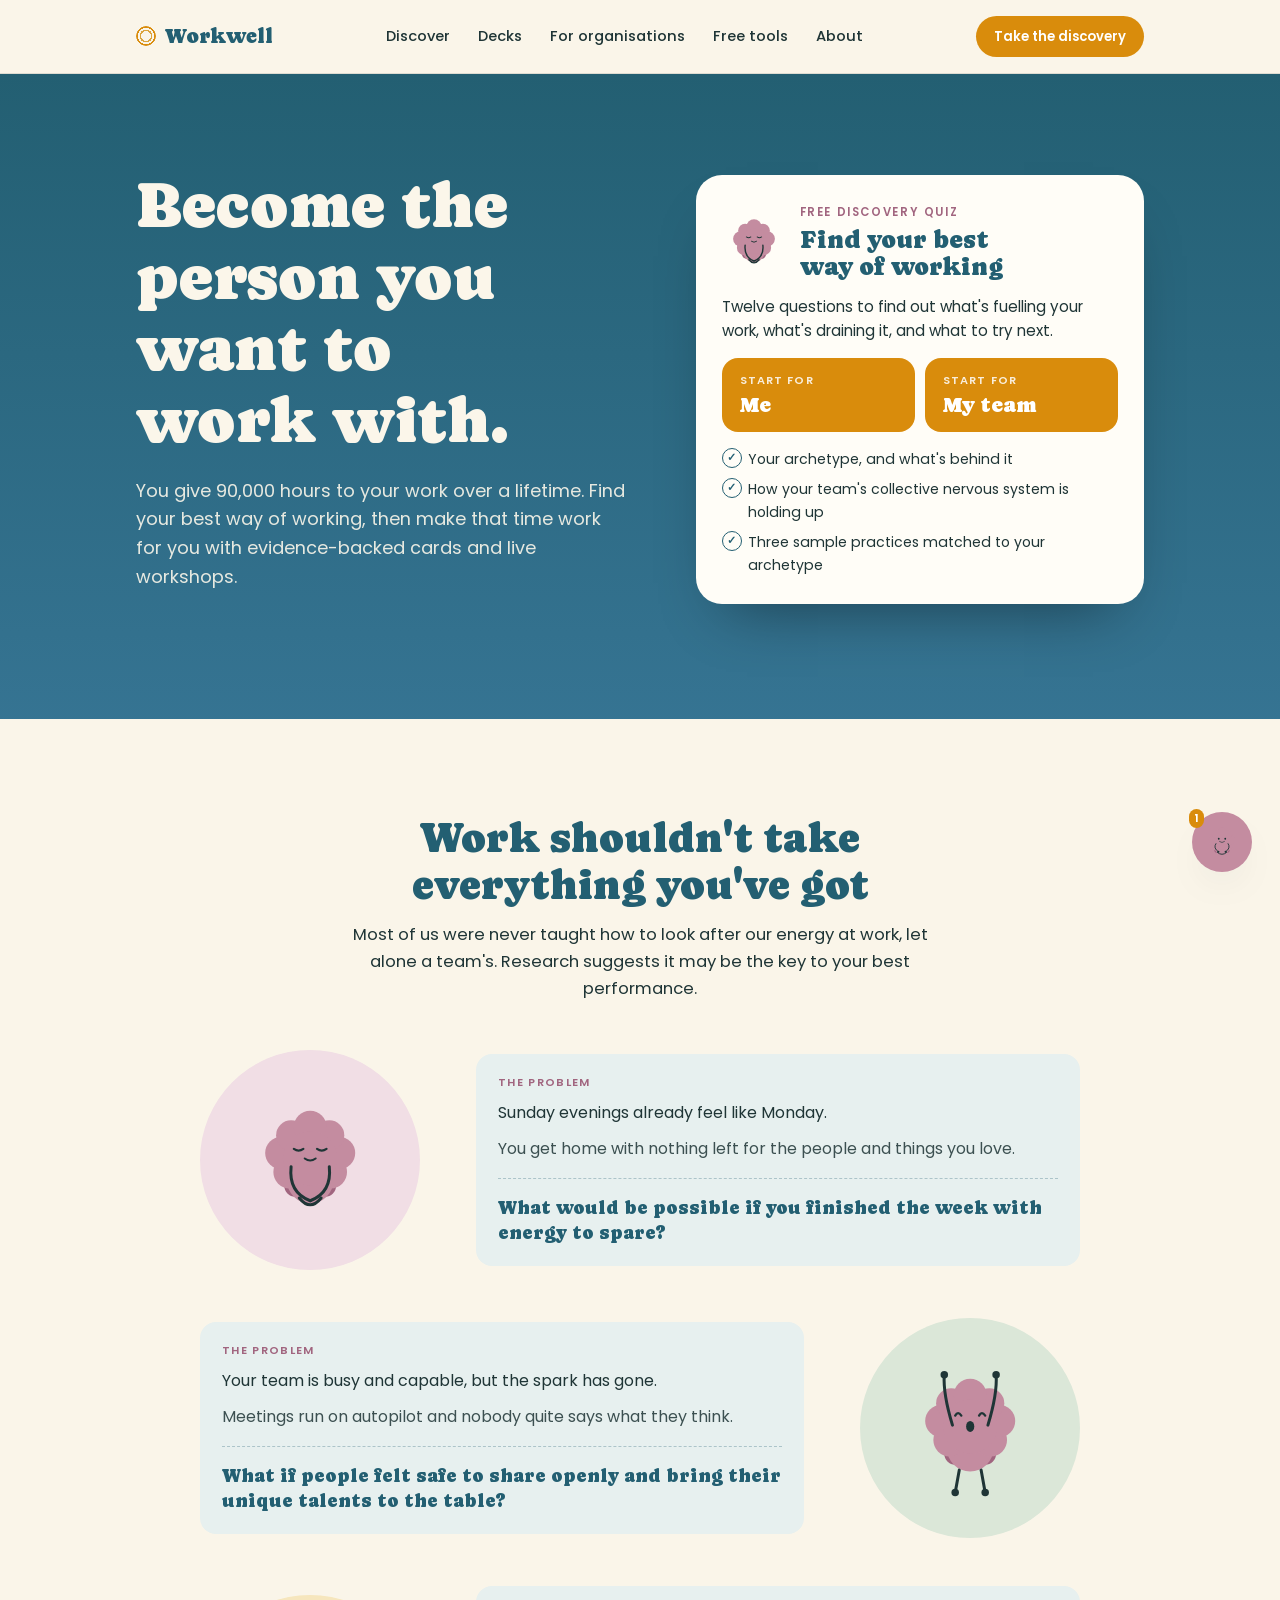
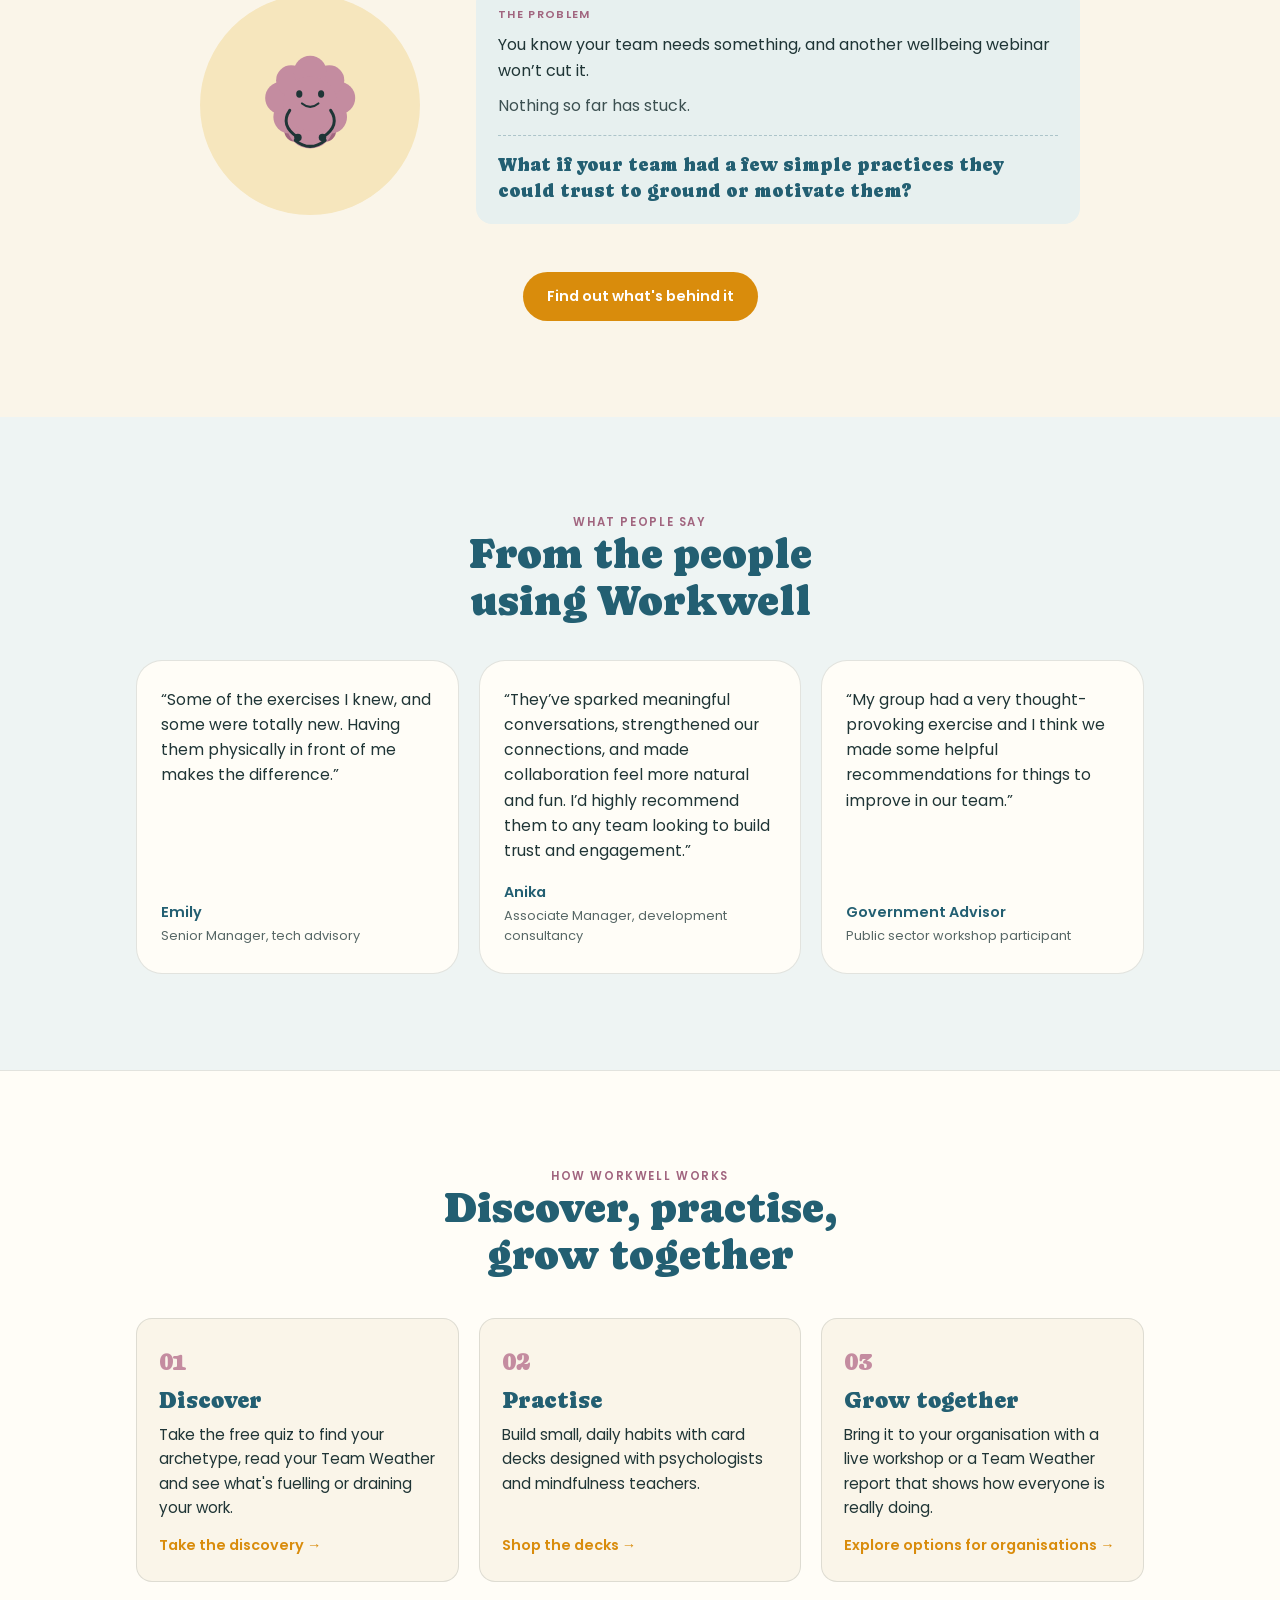
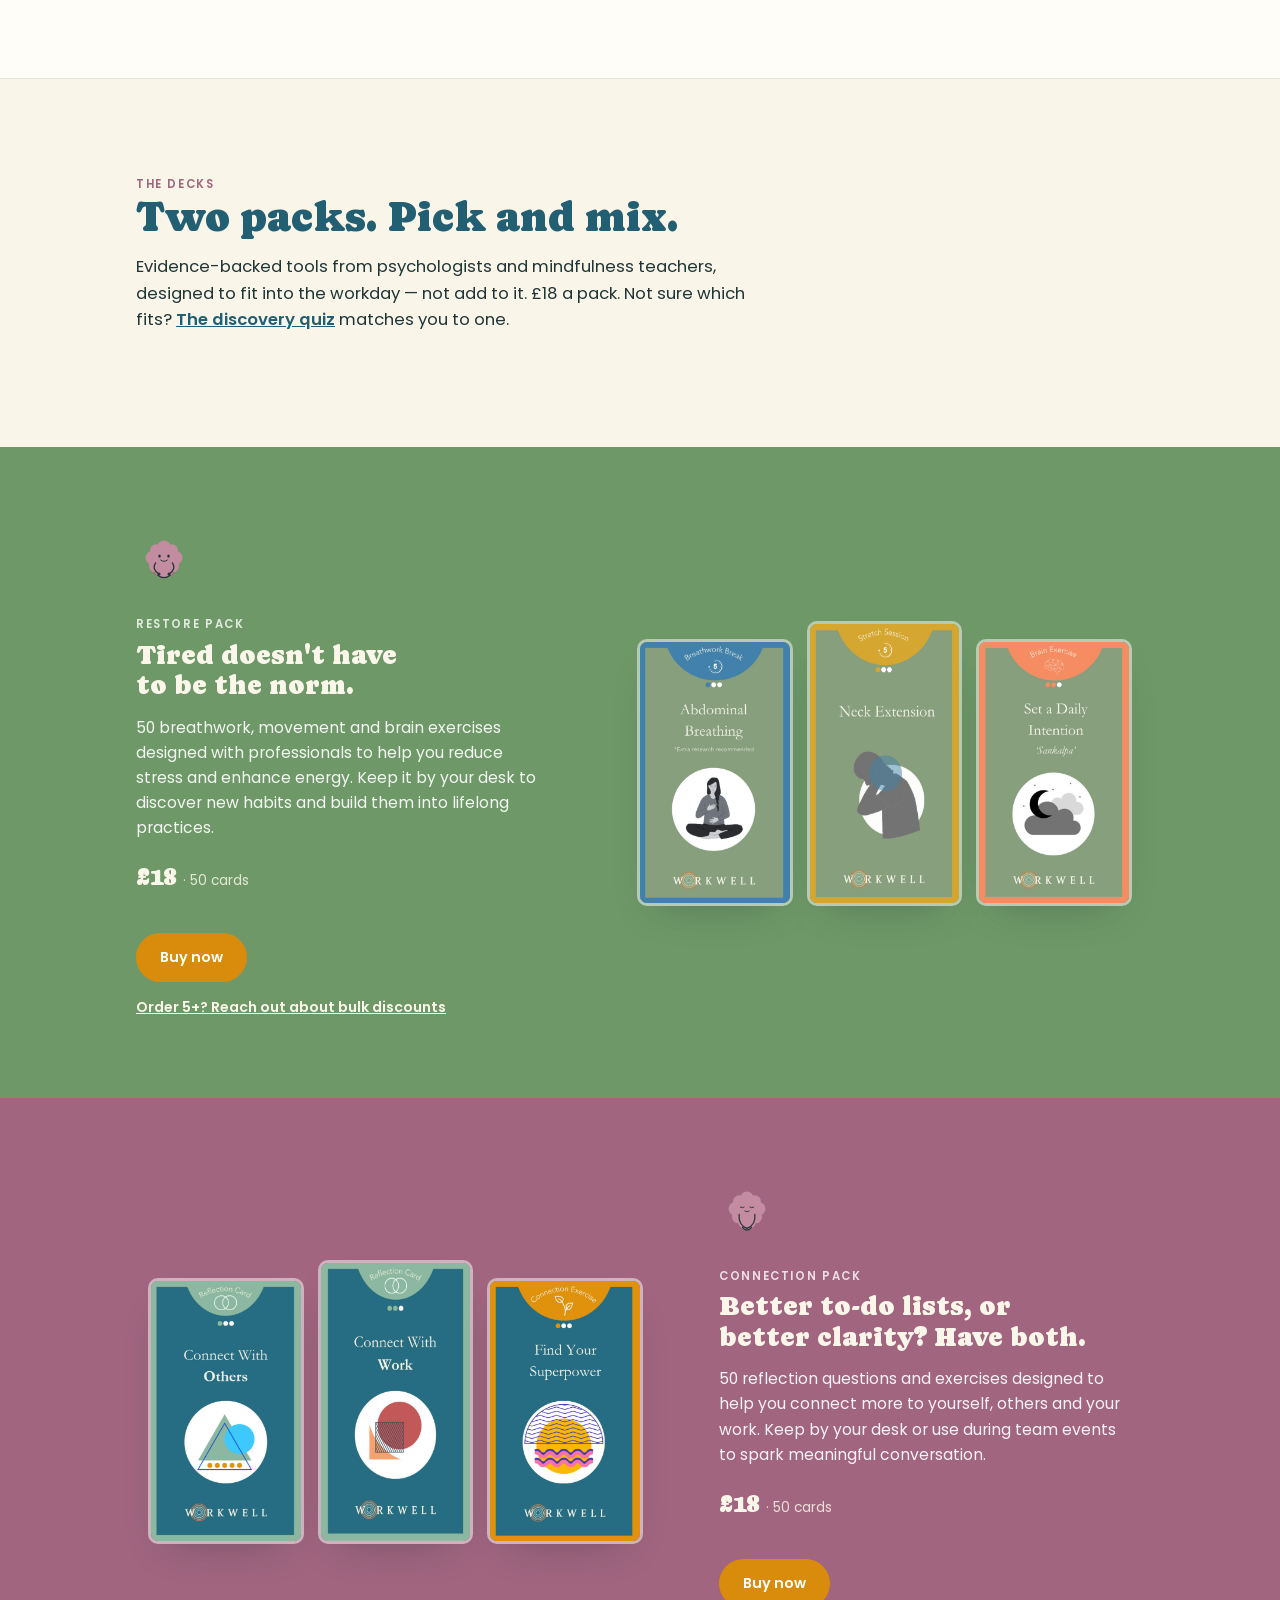
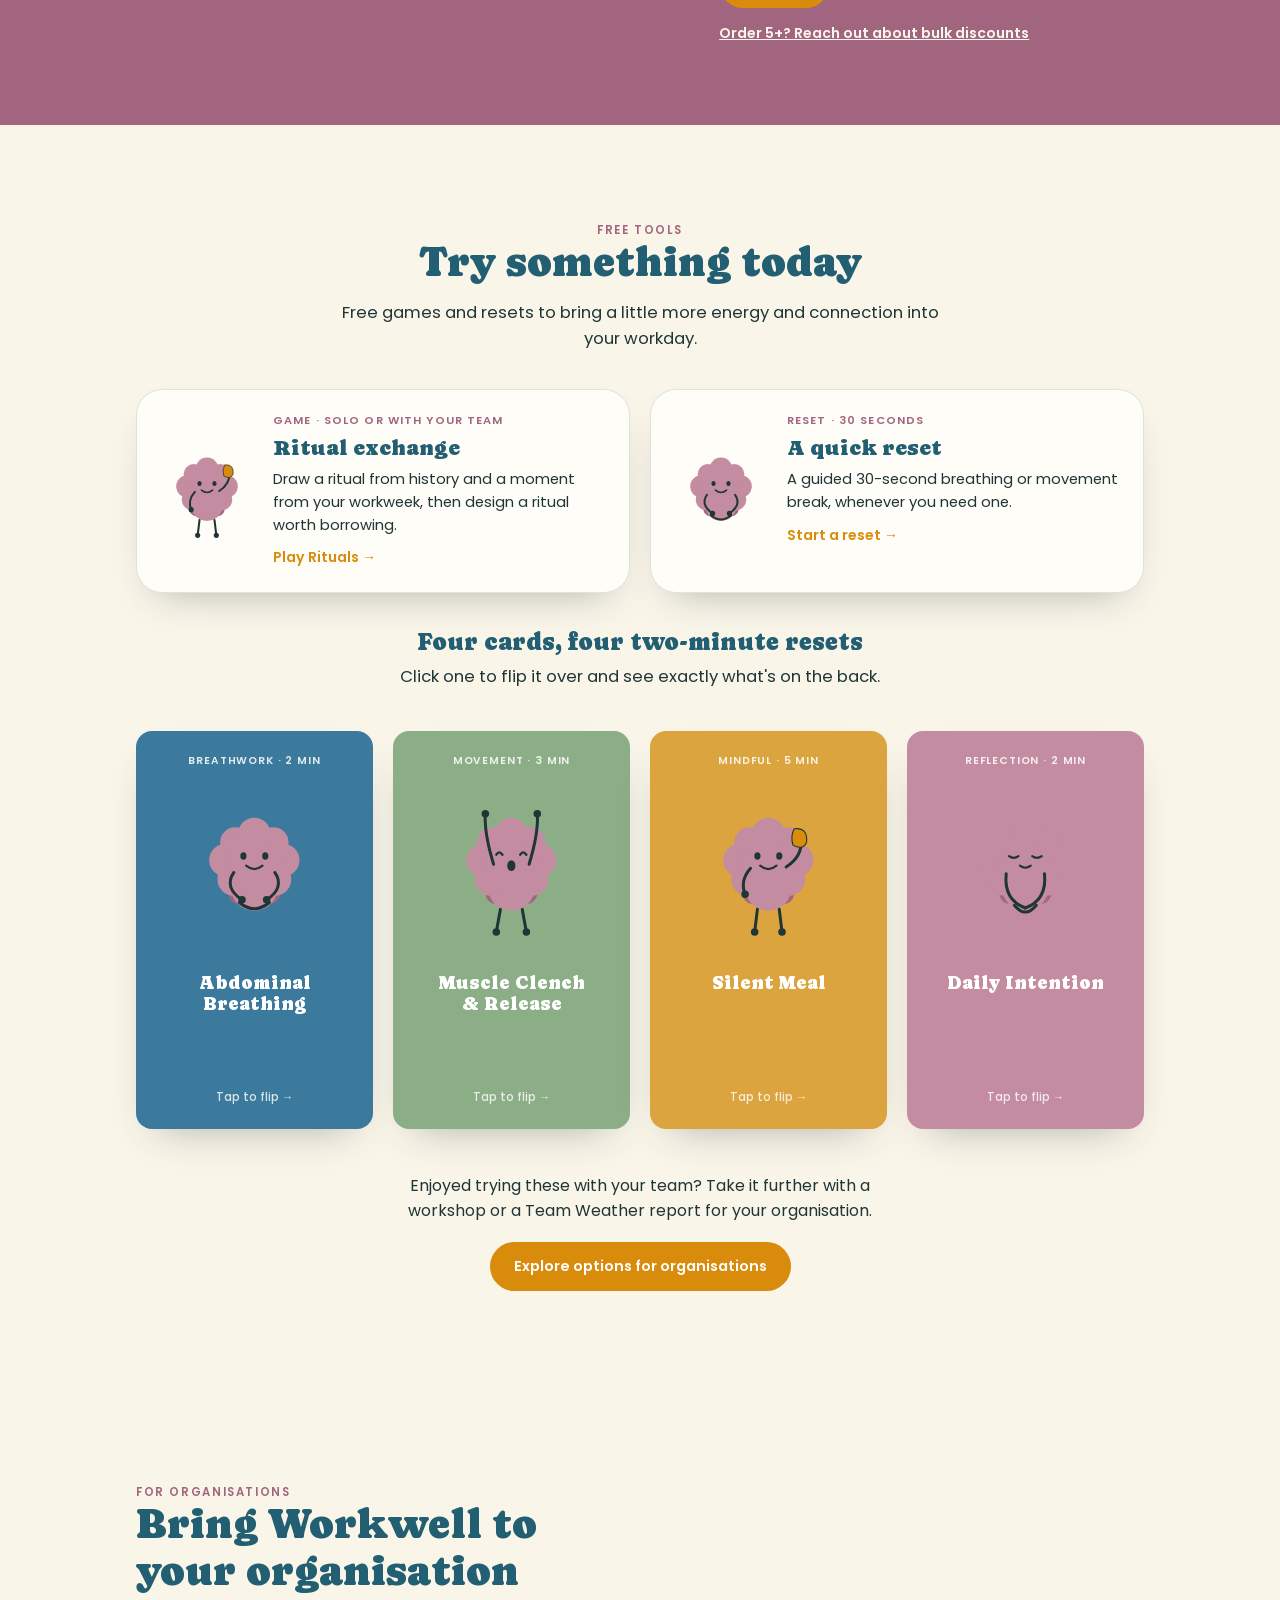
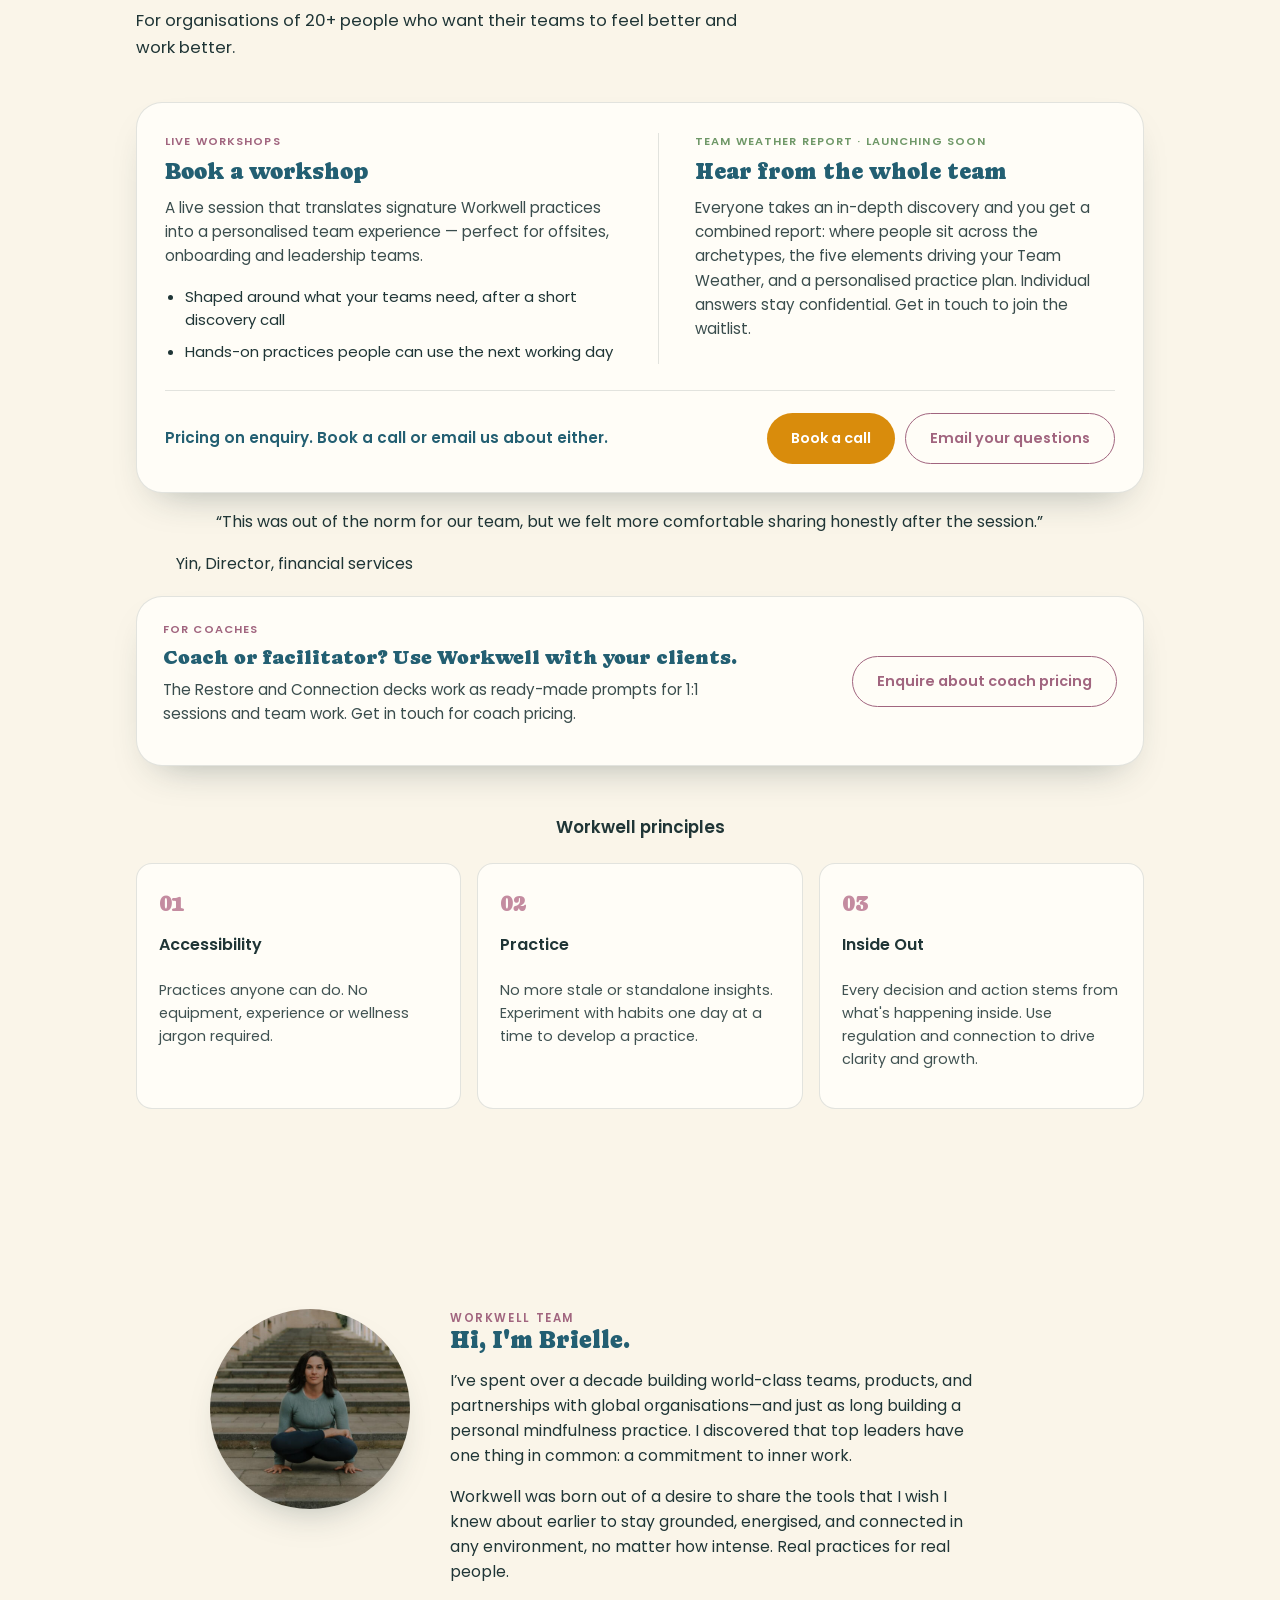
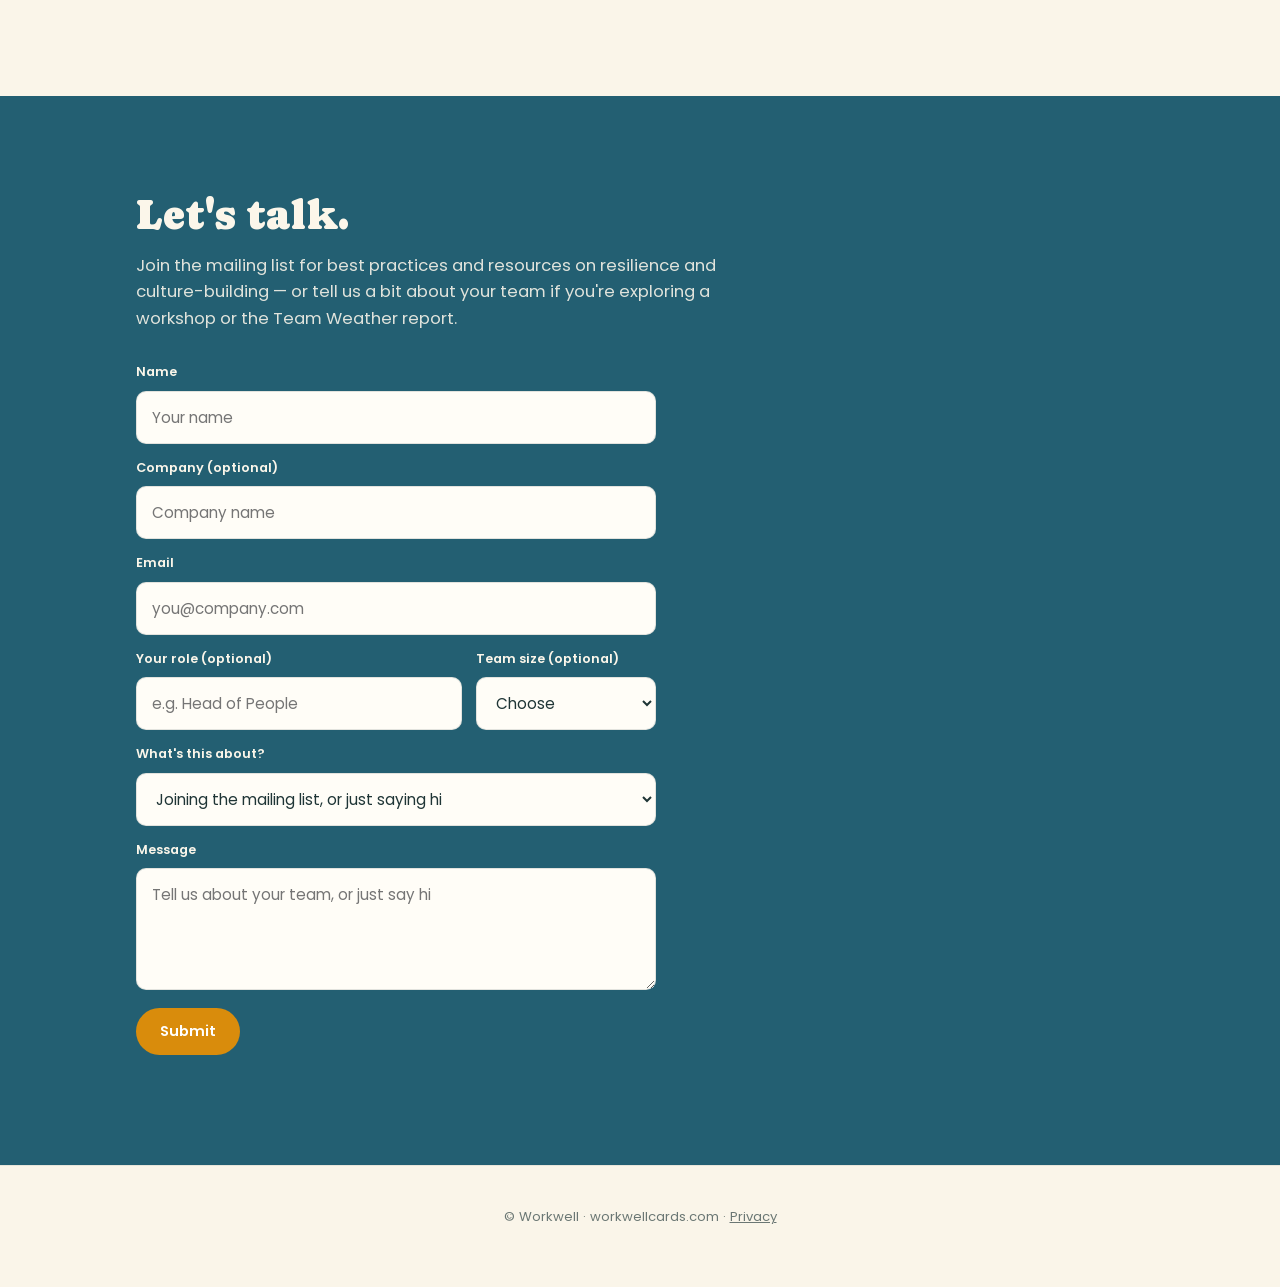
<file: index.html>
<!doctype html>
<html lang="en">
<head>
<!-- Google tag (gtag.js) -->
<script async src="https://www.googletagmanager.com/gtag/js?id=G-MDB75YJ4NP"></script>
<script>
  window.dataLayer = window.dataLayer || [];
  function gtag(){dataLayer.push(arguments);}
  gtag('js', new Date());
  gtag('config', 'G-MDB75YJ4NP');
</script>
<meta charset="utf-8">
<meta name="viewport" content="width=device-width, initial-scale=1">
<title>Workwell — Discovery, Cards & Workshops for Workplace Wellbeing</title>
<link rel="canonical" href="https://www.workwellcards.com/">
<meta name="description" content="Find your best way of working with a free discovery quiz, then build energy, connection and resilience into the workday with evidence-backed card decks and live workshops.">
<link rel="icon" href="/favicon.ico" sizes="48x48">
<link rel="icon" href="/favicon.svg" type="image/svg+xml">
<link rel="apple-touch-icon" href="/apple-touch-icon.png">
<meta property="og:image" content="https://www.workwellcards.com/assets/logo-512.png">
<script type="application/ld+json">
{
  "@context": "https://schema.org",
  "@type": "Organization",
  "name": "Workwell",
  "url": "https://www.workwellcards.com/",
  "logo": "https://www.workwellcards.com/assets/logo-512.png"
}
</script>
<link rel="stylesheet" href="styles.css">
</head>
<body>

<nav class="nav">
  <div class="wrap">
    <a href="#top" class="brand"><span class="ring"></span>Workwell</a>
    <div class="nav-links" id="nav-links">
      <a href="discovery/">Discover</a>
      <a href="#decks">Decks</a>
      <a href="#workshops">For organisations</a>
      <a href="#play">Free tools</a>
      <a href="#about">About</a>
    </div>
    <a data-ga="nav-discovery" class="btn btn-mustard btn-sm cta-pill" href="discovery/">Take the discovery</a>
    <button class="nav-toggle" type="button" aria-expanded="false" aria-controls="nav-links" aria-label="Open menu"><span></span></button>
  </div>
</nav>

<header class="hero" id="top">
  <div class="wrap">
    <div class="hero-copy">
      <h1>Become the person you want to work with.</h1>
      <p class="lede">You give 90,000 hours to your work over a lifetime. Find your best way of working, then make that time work for you with evidence-backed cards and live workshops.</p>
    </div>
    <div class="hero-quiz">
      <div class="hq-top">
        <svg class="hq-mascot" viewBox="0 0 200 240" data-mascot="reflect" aria-hidden="true"></svg>
        <div>
          <div class="eyebrow">Free discovery quiz</div>
          <h2>Find your best way of working</h2>
        </div>
      </div>
      <p>Twelve questions to find out what's fuelling your work, what's draining it, and what to try next.</p>
      <div class="hq-choices">
        <a data-ga="hero-quiz-me" class="hq-choice" href="discovery/#me"><span class="hq-k">Start for</span><span class="hq-h">Me</span></a>
        <a data-ga="hero-quiz-team" class="hq-choice" href="discovery/#team"><span class="hq-k">Start for</span><span class="hq-h">My team</span></a>
      </div>
      <ul class="hq-list">
        <li>Your archetype, and what's behind it</li>
        <li>How your team's collective nervous system is holding up</li>
        <li>Three sample practices matched to your archetype</li>
      </ul>
    </div>
  </div>
</header>

<section class="section" id="familiar">
  <div class="wrap">
    <div class="section-head center">
      <h2>Work shouldn't take everything you've got</h2>
      <p>Most of us were never taught how to look after our energy at work, let alone a team's. Research suggests it may be the key to your best performance.</p>
    </div>

    <div class="fam-row">
      <div class="fam-art"><svg viewBox="0 0 200 240" data-mascot="reflect" aria-hidden="true"></svg></div>
      <div class="fam-copy">
        <div class="fam-bubble">
          <div class="fam-label">The problem</div>
          <p>Sunday evenings already feel like Monday.</p>
          <p>You get home with nothing left for the people and things you love.</p>
          <div class="fam-whatif">
            <p>What would be possible if you finished the week with energy to spare?</p>
          </div>
        </div>
      </div>
    </div>

    <div class="fam-row reverse">
      <div class="fam-art"><svg viewBox="0 0 200 240" data-mascot="clench" aria-hidden="true"></svg></div>
      <div class="fam-copy">
        <div class="fam-bubble">
          <div class="fam-label">The problem</div>
          <p>Your team is busy and capable, but the spark has gone.</p>
          <p>Meetings run on autopilot and nobody quite says what they think.</p>
          <div class="fam-whatif">
            <p>What if people felt safe to share openly and bring their unique talents to the table?</p>
          </div>
        </div>
      </div>
    </div>

    <div class="fam-row">
      <div class="fam-art"><svg viewBox="0 0 200 240" data-mascot="breathe" aria-hidden="true"></svg></div>
      <div class="fam-copy">
        <div class="fam-bubble">
          <div class="fam-label">The problem</div>
          <p>You know your team needs something, and another wellbeing webinar won&rsquo;t cut it.</p>
          <p>Nothing so far has stuck.</p>
          <div class="fam-whatif">
            <p>What if your team had a few simple practices they could trust to ground or motivate them?</p>
          </div>
        </div>
      </div>
    </div>

    <div class="fam-cta"><a data-ga="familiar-discovery" class="btn btn-mustard" href="discovery/">Find out what's behind it</a></div>
  </div>
</section>

<section class="section quotes" id="testimonials">
  <div class="wrap">
    <div class="section-head center">
      <div class="eyebrow">What people say</div>
      <h2>From the people using Workwell</h2>
    </div>
    <div class="quote-grid">
      <figure class="quote-card"><blockquote>&ldquo;Some of the exercises I knew, and some were totally new. Having them physically in front of me makes the difference.&rdquo;</blockquote><figcaption>Emily<span>Senior Manager, tech advisory</span></figcaption></figure>
      <figure class="quote-card"><blockquote>&ldquo;They&rsquo;ve sparked meaningful conversations, strengthened our connections, and made collaboration feel more natural and fun. I&rsquo;d highly recommend them to any team looking to build trust and engagement.&rdquo;</blockquote><figcaption>Anika<span>Associate Manager, development consultancy</span></figcaption></figure>
      <figure class="quote-card"><blockquote>&ldquo;My group had a very thought-provoking exercise and I think we made some helpful recommendations for things to improve in our team.&rdquo;</blockquote><figcaption>Government Advisor<span>Public sector workshop participant</span></figcaption></figure>
    </div>
  </div>
</section>

<section class="section how" id="how">
  <div class="wrap">
    <div class="section-head center">
      <div class="eyebrow">How Workwell works</div>
      <h2>Discover, practise, grow together</h2>
    </div>
    <ol class="steps">
      <li class="step">
        <div class="step-num">01</div>
        <h3>Discover</h3>
        <p>Take the free quiz to find your archetype, read your Team Weather and see what's fuelling or draining your work.</p>
        <a data-ga="step-discover" class="step-link" href="discovery/">Take the discovery &rarr;</a>
      </li>
      <li class="step">
        <div class="step-num">02</div>
        <h3>Practise</h3>
        <p>Build small, daily habits with card decks designed with psychologists and mindfulness teachers.</p>
        <a data-ga="step-decks" class="step-link" href="#decks">Shop the decks &rarr;</a>
      </li>
      <li class="step">
        <div class="step-num">03</div>
        <h3>Grow together</h3>
        <p>Bring it to your organisation with a live workshop or a Team Weather report that shows how everyone is really doing.</p>
        <a data-ga="step-teams" class="step-link" href="#workshops">Explore options for organisations &rarr;</a>
      </li>
    </ol>
  </div>
</section>

<section class="section" id="decks">
  <div class="wrap">
    <div class="section-head">
      <div class="eyebrow">The decks</div>
      <h2>Two packs. Pick and mix.</h2>
      <p>Evidence-backed tools from psychologists and mindfulness teachers, designed to fit into the workday &mdash; not add to it. &pound;18 a pack. Not sure which fits? <a data-ga="decks-quiz-link" href="discovery/">The discovery quiz</a> matches you to one.</p>
    </div>
  </div>
</section>

<section class="pack-band restore">
  <div class="wrap">
    <div class="pack">
      <div class="pack-copy">
        <div class="pack-mascot"><svg data-mascot="breathe" viewBox="0 0 200 240"></svg></div>
        <div class="eyebrow">Restore Pack</div>
        <h3>Tired doesn't have to be the norm.</h3>
        <p>50 breathwork, movement and brain exercises designed with professionals to help you reduce stress and enhance energy. Keep it by your desk to discover new habits and build them into lifelong practices.</p>
        <p class="pack-price">&pound;18 <span>&middot; 50 cards</span></p>
        <a data-ga="buy-restore" class="btn btn-mustard" href="https://www.etsy.com/uk/listing/1870040434/energizing-mindfulness-at-work-cards" target="_blank" rel="noopener">Buy now</a>
        <a data-ga="bulk-restore" data-topic="bulk" class="pack-bulk" href="#contact">Order 5+? Reach out about bulk discounts</a>
      </div>
      <div class="pack-media">
        <img src="assets/cards/restore-1-abdominal-breathing.jpg" alt="Restore Pack card: Abdominal Breathing">
        <img src="assets/cards/restore-2-neck-extension.jpg" alt="Restore Pack card: Neck Extension">
        <img src="assets/cards/restore-3-daily-intention.jpg" alt="Restore Pack card: Daily Intention">
      </div>
    </div>
  </div>
</section>

<section class="pack-band connection">
  <div class="wrap">
    <div class="pack reverse">
      <div class="pack-copy">
        <div class="pack-mascot"><svg data-mascot="reflect" viewBox="0 0 200 240"></svg></div>
        <div class="eyebrow">Connection Pack</div>
        <h3>Better to-do lists, or better clarity? Have both.</h3>
        <p>50 reflection questions and exercises designed to help you connect more to yourself, others and your work. Keep by your desk or use during team events to spark meaningful conversation.</p>
        <p class="pack-price">&pound;18 <span>&middot; 50 cards</span></p>
        <a data-ga="buy-connection" class="btn btn-mustard" href="https://www.etsy.com/uk/listing/4389802014/mindful-connection-at-work-cards-50" target="_blank" rel="noopener">Buy now</a>
        <a data-ga="bulk-connection" data-topic="bulk" class="pack-bulk" href="#contact">Order 5+? Reach out about bulk discounts</a>
      </div>
      <div class="pack-media">
        <img src="assets/cards/connection-1-connect-others.jpg" alt="Connection Pack card: Connect With Others">
        <img src="assets/cards/connection-2-connect-work.jpg" alt="Connection Pack card: Connect With Work">
        <img src="assets/cards/connection-3-superpower.jpg" alt="Connection Pack card: Find Your Superpower">
      </div>
    </div>
  </div>
</section>

<section class="section play" id="play">
  <div class="wrap">
    <div class="section-head center">
      <div class="eyebrow">Free tools</div>
      <h2>Try something today</h2>
      <p>Free games and resets to bring a little more energy and connection into your workday.</p>
    </div>
    <div class="tools">
      <a data-ga="play-rituals" class="tool-card" href="rituals/">
        <svg class="tool-art" viewBox="0 0 200 240" data-mascot="snack" aria-hidden="true"></svg>
        <div>
          <div class="k">Game &middot; solo or with your team</div>
          <h3>Ritual exchange</h3>
          <p>Draw a ritual from history and a moment from your workweek, then design a ritual worth borrowing.</p>
          <span class="tool-link">Play Rituals &rarr;</span>
        </div>
      </a>
      <button data-ga="open-reset" class="tool-card" type="button" id="open-reset">
        <svg class="tool-art" viewBox="0 0 200 240" data-mascot="breathe" aria-hidden="true"></svg>
        <div>
          <div class="k">Reset &middot; 30 seconds</div>
          <h3>A quick reset</h3>
          <p>A guided 30-second breathing or movement break, whenever you need one.</p>
          <span class="tool-link">Start a reset &rarr;</span>
        </div>
      </button>
    </div>

    <div class="section-head center play-cards-head">
      <h3>Four cards, four two-minute resets</h3>
      <p>Click one to flip it over and see exactly what's on the back.</p>
    </div>
    <div class="flip-grid">
      <div class="flip-card" data-pose="breathe" tabindex="0" role="button" aria-label="Flip card: Abdominal Breathing">
        <div class="flip-inner">
          <div class="flip-face flip-front">
            <div class="tag">Breathwork &middot; 2 min</div>
            <div class="mascot-wrap"><svg data-mascot="breathe" viewBox="0 0 200 240"></svg></div>
            <h3>Abdominal Breathing</h3>
            <div class="hint">Tap to flip &rarr;</div>
          </div>
          <div class="flip-face flip-back">
            <div class="tag">How to</div>
            <h4>Abdominal Breathing</h4>
            <p>Place one hand on your chest and the other on your belly; take a deep breath in through the nose, ensuring the diaphragm (not the chest) inflates with enough air to create a stretch in the lungs, then exhale slowly.</p>
          </div>
        </div>
      </div>

      <div class="flip-card" data-pose="clench" tabindex="0" role="button" aria-label="Flip card: Muscle Clench and Release">
        <div class="flip-inner">
          <div class="flip-face flip-front">
            <div class="tag">Movement &middot; 3 min</div>
            <div class="mascot-wrap"><svg viewBox="0 0 200 240"></svg></div>
            <h3>Muscle Clench &amp; Release</h3>
            <div class="hint">Tap to flip &rarr;</div>
          </div>
          <div class="flip-face flip-back">
            <div class="tag">How to</div>
            <h4>Muscle Clench &amp; Release</h4>
            <p>Clench your fists and toes tightly for a few seconds, then release and notice the relaxation. If you have space to lie down, clench your entire body &mdash; your eyes, fists, toes &mdash; into a tight ball for a few seconds, and then fully release.</p>
          </div>
        </div>
      </div>

      <div class="flip-card" data-pose="snack" tabindex="0" role="button" aria-label="Flip card: Silent Meal">
        <div class="flip-inner">
          <div class="flip-face flip-front">
            <div class="tag">Mindful &middot; 5 min</div>
            <div class="mascot-wrap"><svg data-mascot="snack" viewBox="0 0 200 240"></svg></div>
            <h3>Silent Meal</h3>
            <div class="hint">Tap to flip &rarr;</div>
          </div>
          <div class="flip-face flip-back">
            <div class="tag">How to</div>
            <h4>Silent Meal</h4>
            <p>Find time for one meal a week to eat in silence. Turn off the noise in your head, put your phone and any reading away, and eat somewhere quiet &mdash; alone or with someone else. Silence brings you back to the present moment and quiets the mental chatter.</p>
          </div>
        </div>
      </div>

      <div class="flip-card" data-pose="reflect" tabindex="0" role="button" aria-label="Flip card: Daily Intention">
        <div class="flip-inner">
          <div class="flip-face flip-front">
            <div class="tag">Reflection &middot; 2 min</div>
            <div class="mascot-wrap"><svg data-mascot="reflect" viewBox="0 0 200 240"></svg></div>
            <h3>Daily Intention</h3>
            <div class="hint">Tap to flip &rarr;</div>
          </div>
          <div class="flip-face flip-back">
            <div class="tag">How to</div>
            <h4>Daily Intention</h4>
            <p>At the start of your workday, take a moment to silently articulate a specific goal or mindset you wish to embody, such as &ldquo;Today I will approach each task with patience and curiosity.&rdquo; Intention setting is about connecting with our deepest values and aspirations to purposefully guide our thoughts and actions.</p>
          </div>
        </div>
      </div>
    </div>

    <div class="play-next">
      <p>Enjoyed trying these with your team? Take it further with a workshop or a Team Weather report for your organisation.</p>
      <a data-ga="play-next-orgs" class="btn btn-mustard" href="#workshops">Explore options for organisations</a>
    </div>
  </div>
</section>

<section class="section" id="workshops">
  <div class="wrap">
    <div class="section-head">
      <div class="eyebrow">For organisations</div>
      <h2>Bring Workwell to your organisation</h2>
      <p>For organisations of 20+ people who want their teams to feel better and work better.</p>
    </div>
    <div class="org-card">
      <div class="org-cols">
        <div>
          <div class="k">Live workshops</div>
          <h3>Book a workshop</h3>
          <p>A live session that translates signature Workwell practices into a personalised team experience &mdash; perfect for offsites, onboarding and leadership teams.</p>
          <ul class="path-list">
            <li>Shaped around what your teams need, after a short discovery call</li>
            <li>Hands-on practices people can use the next working day</li>
          </ul>
        </div>
        <div>
          <div class="k k-sage">Team Weather report &middot; launching soon</div>
          <h3>Hear from the whole team</h3>
          <p>Everyone takes an in-depth discovery and you get a combined report: where people sit across the archetypes, the five elements driving your Team Weather, and a personalised practice plan. Individual answers stay confidential. Get in touch to join the waitlist.</p>
        </div>
      </div>
      <div class="org-foot">
        <p class="path-note">Pricing on enquiry. Book a call or email us about either.</p>
        <div class="path-actions">
          <a data-ga="book-call" class="btn btn-mustard" href="https://calendly.com/strouse" target="_blank" rel="noopener">Book a call</a>
          <a data-ga="enquire-workshop" data-topic="workshop" class="btn btn-ghost" href="#contact">Email your questions</a>
        </div>
      </div>
    </div>

    <figure class="org-quote">
      <blockquote>&ldquo;This was out of the norm for our team, but we felt more comfortable sharing honestly after the session.&rdquo;</blockquote>
      <figcaption>Yin, Director, financial services</figcaption>
    </figure>

    <div class="coach-card">
      <div>
        <div class="k">For coaches</div>
        <h3>Coach or facilitator? Use Workwell with your clients.</h3>
        <p>The Restore and Connection decks work as ready-made prompts for 1:1 sessions and team work. Get in touch for coach pricing.</p>
      </div>
      <a data-ga="enquire-coach" data-topic="coach" class="btn btn-ghost" href="#contact">Enquire about coach pricing</a>
    </div>

    <div class="pillars-intro">
      <h3>Workwell principles</h3>
    </div>
    <div class="pillars">
      <div class="pillar-card">
        <div class="num">01</div>
        <h4>Accessibility</h4>
        <p>Practices anyone can do. No equipment, experience or wellness jargon required.</p>
      </div>
      <div class="pillar-card">
        <div class="num">02</div>
        <h4>Practice</h4>
        <p>No more stale or standalone insights. Experiment with habits one day at a time to develop a practice.</p>
      </div>
      <div class="pillar-card">
        <div class="num">03</div>
        <h4>Inside Out</h4>
        <p>Every decision and action stems from what's happening inside. Use regulation and connection to drive clarity and growth.</p>
      </div>
    </div>
  </div>
</section>

<section class="section" id="about">
  <div class="wrap">
    <div class="about">
      <img src="assets/lindsay.jpg" alt="Brielle, founder of Workwell">
      <div>
        <div class="eyebrow">Workwell team</div>
        <h3>Hi, I'm Brielle.</h3>
        <p>I&rsquo;ve spent over a decade building world-class teams, products, and partnerships with global organisations&mdash;and just as long building a personal mindfulness practice. I discovered that top leaders have one thing in common: a commitment to inner work.</p>
        <p>Workwell was born out of a desire to share the tools that I wish I knew about earlier to stay grounded, energised, and connected in any environment, no matter how intense. Real practices for real people.</p>
      </div>
    </div>
  </div>
</section>

<section class="section on-dark" id="contact">
  <div class="wrap">
    <div class="section-head">
      <h2>Let's talk.</h2>
      <p>Join the mailing list for best practices and resources on resilience and culture-building &mdash; or tell us a bit about your team if you're exploring a workshop or the Team Weather report.</p>
    </div>
    <form class="contact-form" id="contact-form" data-ga-event="contact_form_sent">
      <input type="hidden" name="access_key" value="0309eb2f-fd44-4753-9148-4b5d3fb3c60d">
      <input type="hidden" name="subject" value="New enquiry from workwellcards.com">
      <input type="checkbox" name="botcheck" style="display:none" tabindex="-1" autocomplete="off">
      <label for="f-name">Name</label>
      <input id="f-name" type="text" name="Name" placeholder="Your name" required autocomplete="name">
      <label for="f-company">Company (optional)</label>
      <input id="f-company" type="text" name="Company" placeholder="Company name" autocomplete="organization">
      <label for="f-email">Email</label>
      <input id="f-email" type="email" name="Email" placeholder="you@company.com" required autocomplete="email">
      <div class="form-row">
        <div>
          <label for="f-role">Your role (optional)</label>
          <input id="f-role" type="text" name="Role" placeholder="e.g. Head of People" autocomplete="organization-title">
        </div>
        <div>
          <label for="f-size">Team size (optional)</label>
          <select id="f-size" name="Team size">
            <option value="">Choose</option>
            <option>5&ndash;20 people</option>
            <option>21&ndash;40 people</option>
            <option>41+ people</option>
          </select>
        </div>
      </div>
      <label for="f-topic">What's this about?</label>
      <select id="f-topic" name="Topic">
        <option value="General">Joining the mailing list, or just saying hi</option>
        <option value="Workshop enquiry">A workshop for my organisation</option>
        <option value="Team Weather waitlist">Joining the Team Weather report waitlist</option>
        <option value="Bulk deck order">A bulk deck order (5+)</option>
        <option value="Coach pricing">Coach pricing</option>
      </select>
      <label for="f-message">Message</label>
      <textarea id="f-message" name="Message" rows="4" placeholder="Tell us about your team, or just say hi"></textarea>
      <button class="btn btn-mustard" type="submit">Submit</button>
      <div class="note" role="status" data-form-status></div>
    </form>
  </div>
</section>

<footer class="sitefoot">&copy; Workwell &middot; workwellcards.com &middot; <a href="privacy/">Privacy</a></footer>

<div class="egg-widget" id="egg-widget">
  <div id="egg-panel-slot"></div>
  <button class="egg-fab" id="egg-fab" aria-label="Open a 30-second reset">
    <span class="badge">1</span>
    <svg id="fab-mascot" viewBox="0 0 200 240"></svg>
  </button>
</div>

<script src="script.js"></script>
<script>
  // The "quick reset" tool card opens the floating reset widget.
  document.getElementById('open-reset').addEventListener('click', () => document.getElementById('egg-fab').click());
</script>
</body>
</html>
</file>
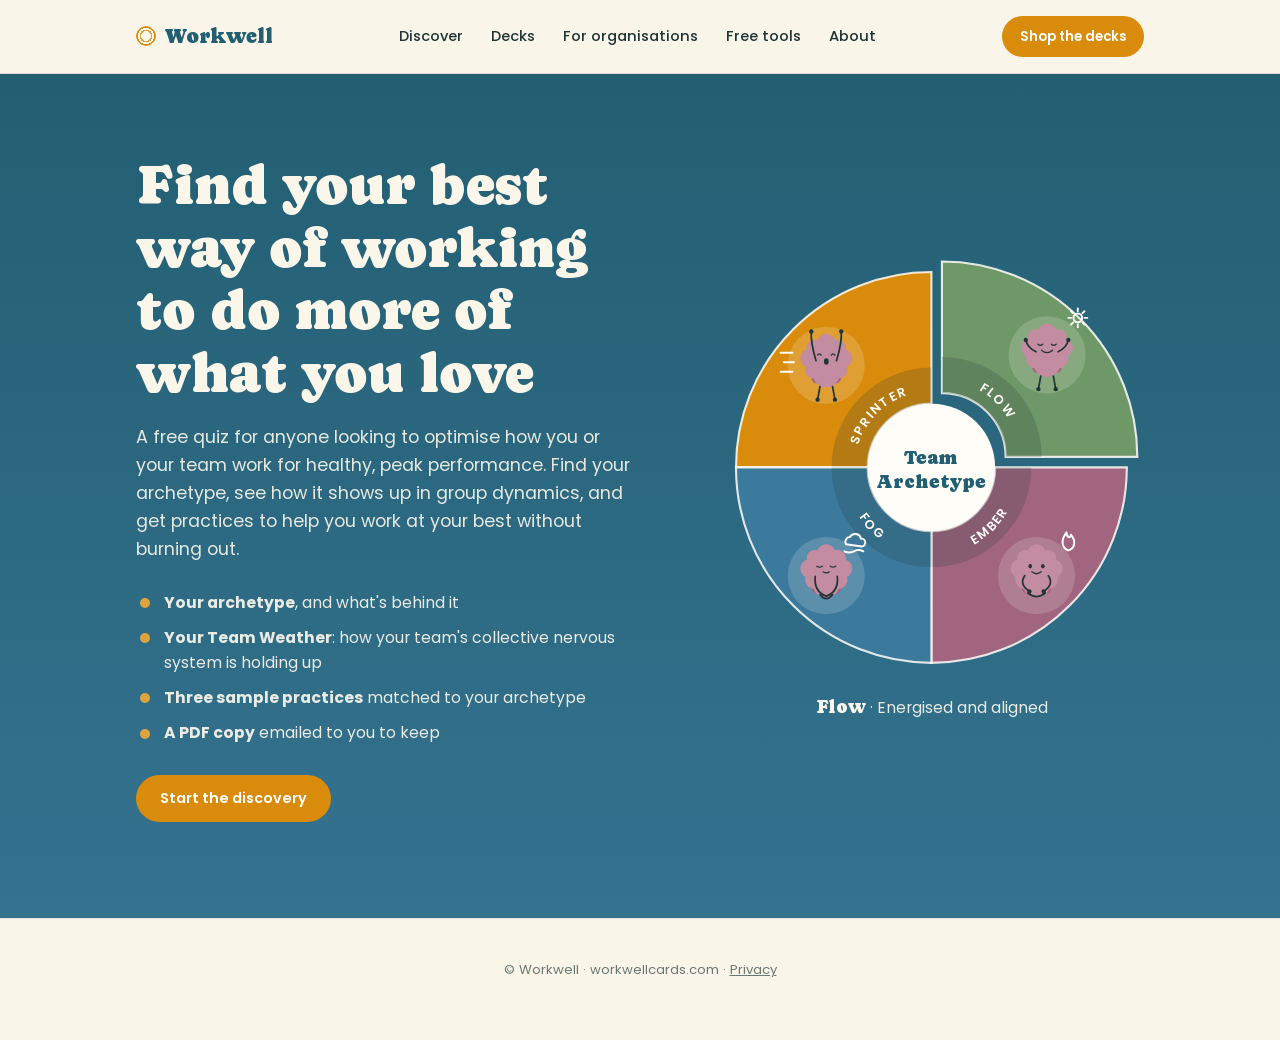
<file: discovery/index.html>
<!doctype html>
<html lang="en">
<head>
<!-- Google tag (gtag.js) -->
<script async src="https://www.googletagmanager.com/gtag/js?id=G-MDB75YJ4NP"></script>
<script>
  window.dataLayer = window.dataLayer || [];
  function gtag(){dataLayer.push(arguments);}
  gtag('js', new Date());
  gtag('config', 'G-MDB75YJ4NP');
</script>
<!-- Google Analytics only receives quiz steps (started, finished, unlocked)
     and result-page clicks. Answers, scores, archetypes and emails are never
     sent to it; those go to the Workwell sheet (see discovery.js). -->
<meta charset="utf-8">
<meta name="viewport" content="width=device-width, initial-scale=1">
<title>Discovery — Workwell</title>
<link rel="canonical" href="https://www.workwellcards.com/discovery/">
<meta name="description" content="A free quiz to find your best way of working. Find your archetype, see how it shows up in group dynamics, and get practices to help you work at your best without burning out.">
<link rel="icon" href="/favicon.ico" sizes="48x48">
<link rel="icon" href="/favicon.svg" type="image/svg+xml">
<link rel="apple-touch-icon" href="/apple-touch-icon.png">
<link rel="stylesheet" href="../styles.css">
<link rel="stylesheet" href="discovery.css">
</head>
<body>

<nav class="nav">
  <div class="wrap">
    <a href="../index.html" class="brand"><span class="ring"></span>Workwell</a>
    <div class="nav-links" id="nav-links">
      <a href="./" aria-current="page">Discover</a>
      <a href="../index.html#decks">Decks</a>
      <a href="../index.html#workshops">For organisations</a>
      <a href="../index.html#play">Free tools</a>
      <a href="../index.html#about">About</a>
    </div>
    <a class="btn btn-mustard btn-sm cta-pill" href="../index.html#decks">Shop the decks</a>
    <button class="nav-toggle" type="button" aria-expanded="false" aria-controls="nav-links" aria-label="Open menu"><span></span></button>
  </div>
</nav>

<main id="discovery">

  <!-- Intro -->
  <section class="d-screen d-intro" id="screen-intro">
    <div class="wrap d-intro-grid">
      <div>
        <h1>Find your best way of working to do more of what you love</h1>
        <p class="lede">A free quiz for anyone looking to optimise how you or your team work for healthy, peak performance. Find your archetype, see how it shows up in group dynamics, and get practices to help you work at your best without burning out.</p>
        <ul class="d-outcomes">
          <li><strong>Your archetype</strong>, and what's behind it</li>
          <li><strong>Your Team Weather</strong>: how your team's collective nervous system is holding up</li>
          <li><strong>Three sample practices</strong> matched to your archetype</li>
          <li><strong>A PDF copy</strong> emailed to you to keep</li>
        </ul>
        <button class="btn btn-mustard" id="start-btn" type="button">Start the discovery</button>
      </div>
      <div class="d-intro-art">
        <svg class="d-wheel" id="wheel" viewBox="0 0 400 400" role="img" aria-label="The four Workwell archetypes: Sprinter, Flow, Ember and Fog"></svg>
        <p class="d-wheel-caption" id="wheel-caption" aria-live="polite"></p>
      </div>
    </div>
  </section>

  <!-- Choose a path -->
  <section class="d-screen" id="screen-path" hidden>
    <div class="wrap d-narrow">
      <div class="eyebrow">Before we start</div>
      <h2 class="d-q-title">Who is this discovery for?</h2>
      <div class="d-paths">
        <button class="d-path" type="button" data-mode="self">
          <span class="d-path-k">Individual</span>
          <span class="d-path-h">Me</span>
          <span class="d-path-p">Understand your own energy, meaning and what you need to work at your best.</span>
        </button>
        <button class="d-path" type="button" data-mode="team">
          <span class="d-path-k">Team</span>
          <span class="d-path-h">My team</span>
          <span class="d-path-p">For leaders and anyone responsible for a team's wellbeing. Answer based on what you notice in your team day to day.</span>
        </button>
      </div>
    </div>
  </section>

  <!-- Questions -->
  <section class="d-screen" id="screen-question" hidden>
    <div class="wrap d-narrow">
      <div class="d-progress" aria-hidden="true"><div class="d-progress-bar" id="progress-bar"></div></div>
      <div class="d-q-meta"><span id="q-count"></span></div>
      <h2 class="d-q-title" id="q-title" tabindex="-1"></h2>
      <p class="d-q-hint" id="q-hint" hidden></p>
      <div class="d-options" id="q-options"></div>
      <div class="d-q-nav">
        <button class="btn btn-ghost btn-sm" type="button" id="back-btn">&larr; Back</button>
        <button class="btn btn-teal btn-sm" type="button" id="next-btn" hidden>Next &rarr;</button>
      </div>
    </div>
  </section>

  <!-- Results -->
  <section class="d-screen" id="screen-results" hidden>
    <div id="results"></div>
  </section>

  <noscript><div class="wrap d-narrow"><p>The discovery needs JavaScript to run. Please enable it and reload the page.</p></div></noscript>
</main>

<footer class="sitefoot">&copy; Workwell &middot; workwellcards.com &middot; <a href="../privacy/">Privacy</a></footer>

<script src="../script.js"></script>
<script src="discovery-config.js"></script>
<script src="discovery.js"></script>
</body>
</html>
</file>
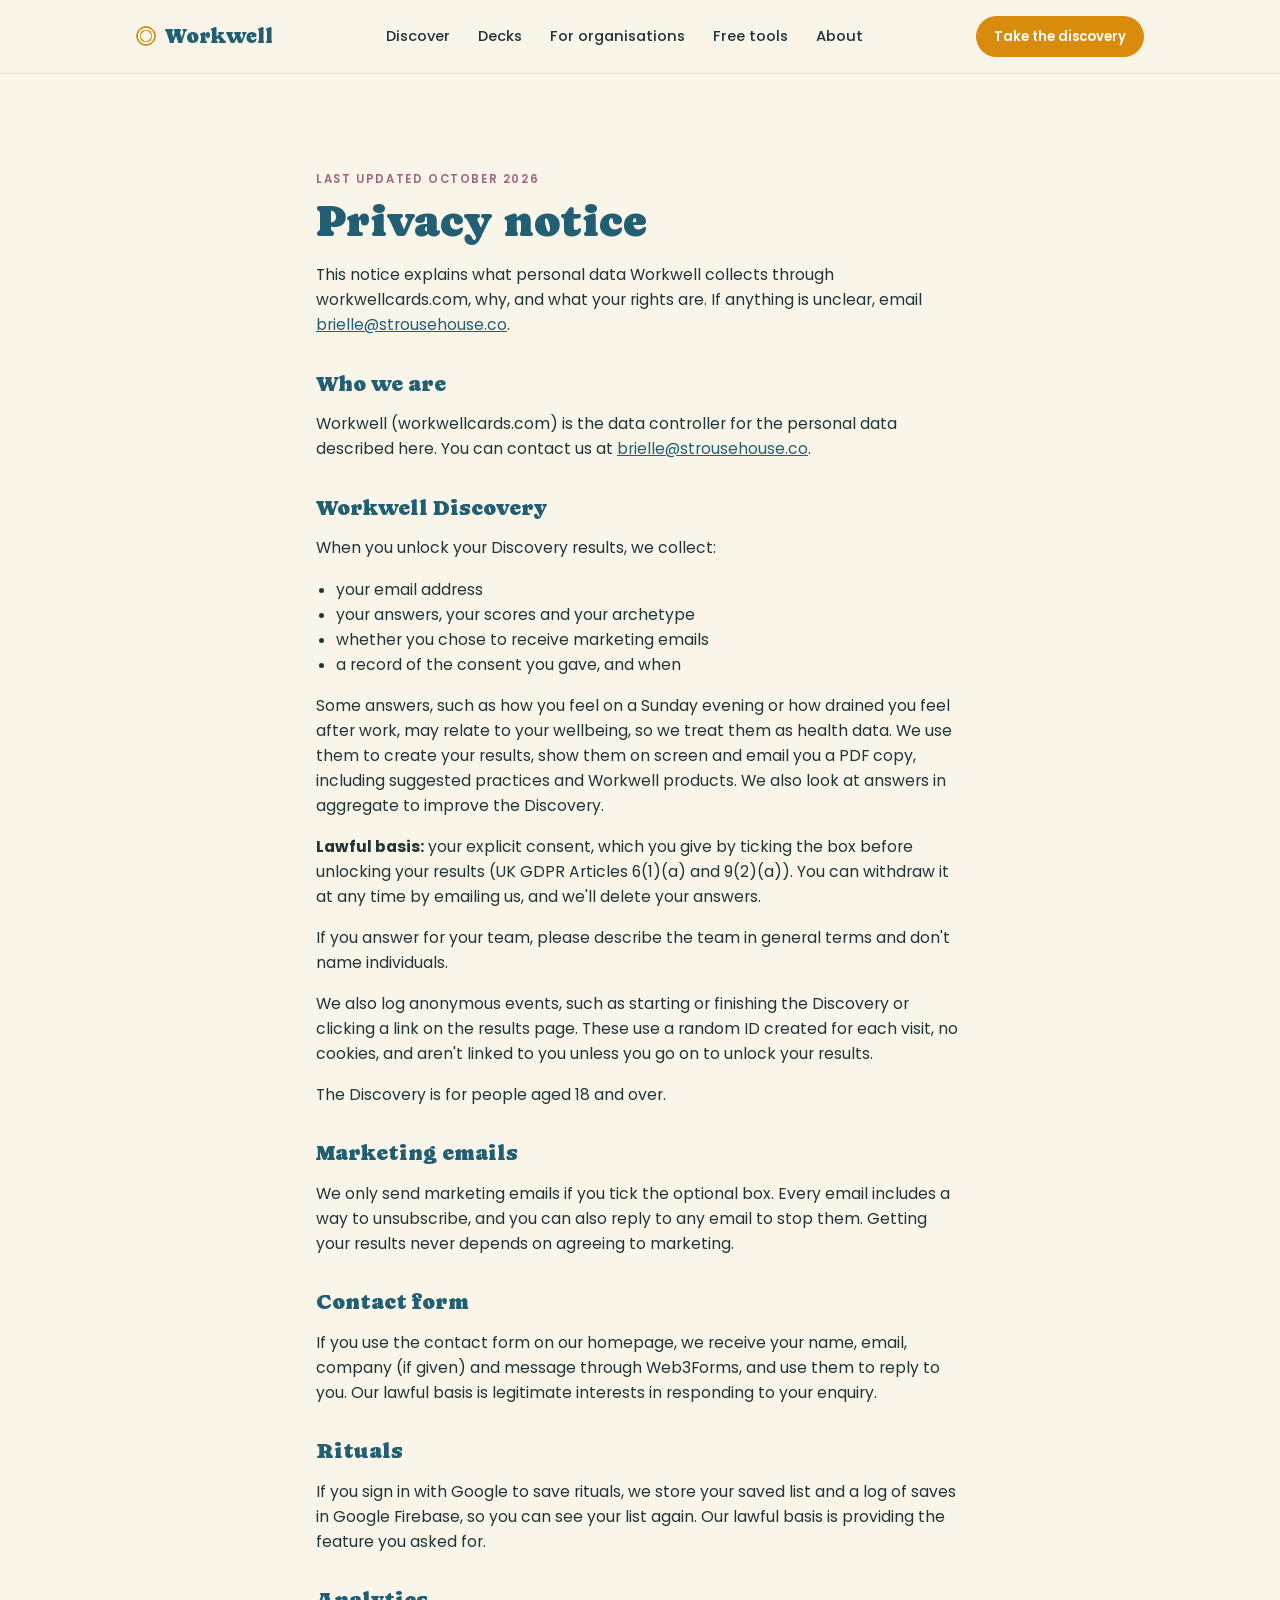
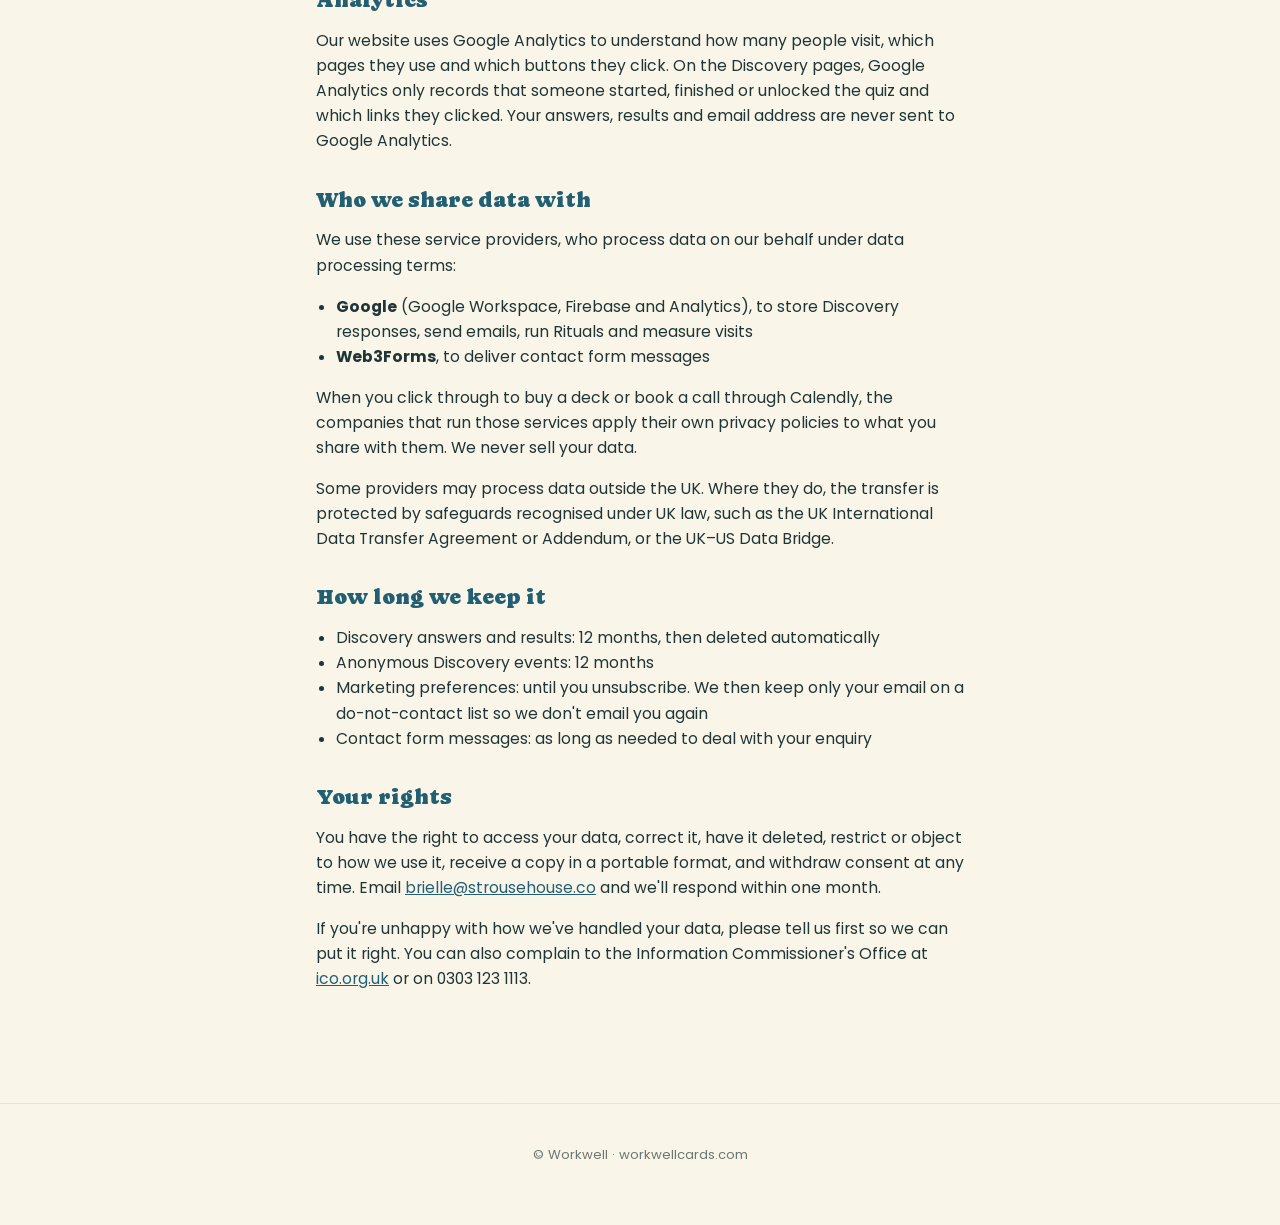
<file: privacy/index.html>
<!doctype html>
<html lang="en">
<head>
<!-- Google tag (gtag.js) -->
<script async src="https://www.googletagmanager.com/gtag/js?id=G-MDB75YJ4NP"></script>
<script>
  window.dataLayer = window.dataLayer || [];
  function gtag(){dataLayer.push(arguments);}
  gtag('js', new Date());
  gtag('config', 'G-MDB75YJ4NP');
</script>
<meta charset="utf-8">
<meta name="viewport" content="width=device-width, initial-scale=1">
<title>Privacy — Workwell</title>
<link rel="canonical" href="https://www.workwellcards.com/privacy/">
<meta name="description" content="How Workwell collects, uses and protects your personal data.">
<link rel="icon" href="/favicon.ico" sizes="48x48">
<link rel="icon" href="/favicon.svg" type="image/svg+xml">
<link rel="apple-touch-icon" href="/apple-touch-icon.png">
<link rel="stylesheet" href="../styles.css">
</head>
<body>

<nav class="nav">
  <div class="wrap">
    <a href="../index.html" class="brand"><span class="ring"></span>Workwell</a>
    <div class="nav-links" id="nav-links">
      <a href="../discovery/">Discover</a>
      <a href="../index.html#decks">Decks</a>
      <a href="../index.html#workshops">For organisations</a>
      <a href="../index.html#play">Free tools</a>
      <a href="../index.html#about">About</a>
    </div>
    <a data-ga="nav-discovery" class="btn btn-mustard btn-sm cta-pill" href="../discovery/">Take the discovery</a>
    <button class="nav-toggle" type="button" aria-expanded="false" aria-controls="nav-links" aria-label="Open menu"><span></span></button>
  </div>
</nav>

<main class="section legal">
  <div class="wrap">
    <div class="eyebrow">Last updated October 2026</div>
    <h1>Privacy notice</h1>
    <p>This notice explains what personal data Workwell collects through workwellcards.com, why, and what your rights are. If anything is unclear, email <a href="mailto:brielle@strousehouse.co">brielle@strousehouse.co</a>.</p>

    <h2>Who we are</h2>
    <p>Workwell (workwellcards.com) is the data controller for the personal data described here. You can contact us at <a href="mailto:brielle@strousehouse.co">brielle@strousehouse.co</a>.</p>

    <h2>Workwell Discovery</h2>
    <p>When you unlock your Discovery results, we collect:</p>
    <ul>
      <li>your email address</li>
      <li>your answers, your scores and your archetype</li>
      <li>whether you chose to receive marketing emails</li>
      <li>a record of the consent you gave, and when</li>
    </ul>
    <p>Some answers, such as how you feel on a Sunday evening or how drained you feel after work, may relate to your wellbeing, so we treat them as health data. We use them to create your results, show them on screen and email you a PDF copy, including suggested practices and Workwell products. We also look at answers in aggregate to improve the Discovery.</p>
    <p><strong>Lawful basis:</strong> your explicit consent, which you give by ticking the box before unlocking your results (UK GDPR Articles 6(1)(a) and 9(2)(a)). You can withdraw it at any time by emailing us, and we'll delete your answers.</p>
    <p>If you answer for your team, please describe the team in general terms and don't name individuals.</p>
    <p>We also log anonymous events, such as starting or finishing the Discovery or clicking a link on the results page. These use a random ID created for each visit, no cookies, and aren't linked to you unless you go on to unlock your results.</p>
    <p>The Discovery is for people aged 18 and over.</p>

    <h2>Marketing emails</h2>
    <p>We only send marketing emails if you tick the optional box. Every email includes a way to unsubscribe, and you can also reply to any email to stop them. Getting your results never depends on agreeing to marketing.</p>

    <h2>Contact form</h2>
    <p>If you use the contact form on our homepage, we receive your name, email, company (if given) and message through Web3Forms, and use them to reply to you. Our lawful basis is legitimate interests in responding to your enquiry.</p>

    <h2>Rituals</h2>
    <p>If you sign in with Google to save rituals, we store your saved list and a log of saves in Google Firebase, so you can see your list again. Our lawful basis is providing the feature you asked for.</p>

    <h2>Analytics</h2>
    <p>Our website uses Google Analytics to understand how many people visit, which pages they use and which buttons they click. On the Discovery pages, Google Analytics only records that someone started, finished or unlocked the quiz and which links they clicked. Your answers, results and email address are never sent to Google Analytics.</p>

    <h2>Who we share data with</h2>
    <p>We use these service providers, who process data on our behalf under data processing terms:</p>
    <ul>
      <li><strong>Google</strong> (Google Workspace, Firebase and Analytics), to store Discovery responses, send emails, run Rituals and measure visits</li>
      <li><strong>Web3Forms</strong>, to deliver contact form messages</li>
    </ul>
    <p>When you click through to buy a deck or book a call through Calendly, the companies that run those services apply their own privacy policies to what you share with them. We never sell your data.</p>
    <p>Some providers may process data outside the UK. Where they do, the transfer is protected by safeguards recognised under UK law, such as the UK International Data Transfer Agreement or Addendum, or the UK–US Data Bridge.</p>

    <h2>How long we keep it</h2>
    <ul>
      <li>Discovery answers and results: 12 months, then deleted automatically</li>
      <li>Anonymous Discovery events: 12 months</li>
      <li>Marketing preferences: until you unsubscribe. We then keep only your email on a do-not-contact list so we don't email you again</li>
      <li>Contact form messages: as long as needed to deal with your enquiry</li>
    </ul>

    <h2>Your rights</h2>
    <p>You have the right to access your data, correct it, have it deleted, restrict or object to how we use it, receive a copy in a portable format, and withdraw consent at any time. Email <a href="mailto:brielle@strousehouse.co">brielle@strousehouse.co</a> and we'll respond within one month.</p>
    <p>If you're unhappy with how we've handled your data, please tell us first so we can put it right. You can also complain to the Information Commissioner's Office at <a href="https://ico.org.uk/make-a-complaint/" target="_blank" rel="noopener">ico.org.uk</a> or on 0303 123 1113.</p>
  </div>
</main>

<footer class="sitefoot">&copy; Workwell &middot; workwellcards.com</footer>

<script src="../script.js"></script>
</body>
</html>
</file>
<file: styles.css>
@font-face { font-family: 'Caprasimo'; font-style: normal; font-weight: 400; src: url('assets/fonts/caprasimo400.woff2') format('woff2'); font-display: swap; }
@font-face { font-family: 'Poppins'; font-style: normal; font-weight: 400; src: url('assets/fonts/poppins400.woff2') format('woff2'); font-display: swap; }
@font-face { font-family: 'Poppins'; font-style: normal; font-weight: 500; src: url('assets/fonts/poppins500.woff2') format('woff2'); font-display: swap; }
@font-face { font-family: 'Poppins'; font-style: normal; font-weight: 600; src: url('assets/fonts/poppins600.woff2') format('woff2'); font-display: swap; }
@font-face { font-family: 'Poppins'; font-style: normal; font-weight: 700; src: url('assets/fonts/poppins700.woff2') format('woff2'); font-display: swap; }

:root {
  --teal: #235f72;
  --teal-mid: #3b7a9c;
  --sage: #6f9868;
  --sage-soft: #8cae86;
  --mustard: #d98c0c;
  --sand-light: #f6e6bd;
  --sand-deep: #dba43e;
  --rose: #c48ca0;
  --rose-deep: #a1657f;
  --rose-pale: #f1dee5;
  --ink: #1f3536;
  --paper: #faf5e9;
  --paper-card: #fffdf7;
  --line: rgba(31, 53, 54, 0.13);
  --shadow: 0 18px 40px -22px rgba(31, 53, 54, 0.4);
  --radius-lg: 26px;
  --radius-md: 16px;
}

* { box-sizing: border-box; }
html { scroll-behavior: smooth; }
html, body { margin: 0; padding: 0; }
body {
  background: var(--paper);
  color: var(--ink);
  font-family: 'Poppins', sans-serif;
  font-weight: 400;
  line-height: 1.6;
  -webkit-font-smoothing: antialiased;
}
h1, h2, h3, .display { font-family: 'Caprasimo', serif; font-weight: 400; line-height: 1.12; text-wrap: balance; margin: 0; }
a { color: inherit; }
img { max-width: 100%; display: block; }
button { font-family: inherit; }
.wrap { max-width: 1120px; margin: 0 auto; padding: 0 clamp(20px, 5vw, 56px); }
.eyebrow { font-family: 'Poppins', sans-serif; font-weight: 600; font-size: 0.72rem; letter-spacing: 0.14em; text-transform: uppercase; color: var(--rose-deep); }
section { position: relative; }
:focus-visible { outline: 2px solid var(--teal-mid); outline-offset: 3px; }

/* ---------- nav ---------- */
.nav {
  position: sticky; top: 0; z-index: 60;
  background: rgba(250, 245, 233, 0.88);
  backdrop-filter: blur(10px);
  border-bottom: 1px solid var(--line);
}
.nav .wrap { display: flex; align-items: center; justify-content: space-between; padding-top: 16px; padding-bottom: 16px; }
.brand { display: flex; align-items: center; gap: 9px; font-family: 'Caprasimo', serif; font-size: 1.3rem; color: var(--teal); text-decoration: none; }
.ring { width: 20px; height: 20px; border-radius: 50%; background: radial-gradient(circle at 50% 50%, transparent 0 34%, var(--sand-deep) 34% 46%, transparent 46% 58%, var(--mustard) 58% 70%, transparent 70% 82%, var(--rose) 82% 100%); flex: none; }
.nav-links { display: flex; align-items: center; gap: 28px; }
.nav-links a { font-weight: 500; font-size: 0.92rem; text-decoration: none; color: var(--ink); }
.nav-links a:hover { color: var(--teal); }
.nav .cta-pill { text-decoration: none; white-space: nowrap; }
.nav-toggle { display: none; }
.path-actions { display: flex; flex-wrap: wrap; gap: 10px; margin-top: 20px; }

.btn {
  display: inline-flex; align-items: center; gap: 8px; cursor: pointer;
  font-family: 'Poppins', sans-serif; font-weight: 600; font-size: 0.9rem;
  padding: 13px 24px; border-radius: 999px; border: none; text-decoration: none;
  transition: transform 0.15s ease, filter 0.15s ease;
}
.btn:hover { filter: brightness(1.06); }
.btn:active { transform: scale(0.98); }
.btn-mustard { background: var(--mustard); color: #fff; }
.btn-sage { background: var(--sage); color: #fff; }
.btn-teal { background: var(--teal); color: #fff; }
.btn-ghost { background: transparent; border: 1.5px solid var(--rose-deep); color: var(--rose-deep); }
.btn-ghost:hover { background: var(--rose-pale); }
.btn-outline { background: transparent; border: 1.5px solid rgba(255,255,255,0.6); color: #fff; }
.btn-outline:hover { background: rgba(255,255,255,0.12); }
.btn-sm { padding: 10px 18px; font-size: 0.82rem; }
.btn-soon { opacity: 0.65; cursor: default; pointer-events: none; }

/* ---------- hero ---------- */
.hero { background: linear-gradient(180deg, var(--teal), var(--teal-mid) 130%); color: #fbf6ea; padding: clamp(56px, 9vw, 96px) 0 clamp(70px, 10vw, 110px); overflow: hidden; }
.hero .wrap { display: grid; grid-template-columns: 1.05fr 0.95fr; gap: clamp(28px, 5vw, 64px); align-items: center; }
.hero h1 { font-size: clamp(2.5rem, 5vw, 4rem); }
.hero .lede { margin-top: 20px; font-size: 1.12rem; max-width: 48ch; color: rgba(251, 246, 234, 0.9); }
.hero-stage { display: flex; justify-content: center; position: relative; }
.hero-stage svg { width: min(300px, 80%); filter: drop-shadow(0 30px 40px rgba(0,0,0,0.25)); }
.hero-ring-bg { position: absolute; inset: 0; display: flex; align-items: center; justify-content: center; z-index: 0; }
.hero-ring-bg .pulse { width: 320px; height: 320px; border-radius: 50%; border: 2px solid rgba(251,246,234,0.18); animation: heroPulse 4.4s ease-in-out infinite; }
@keyframes heroPulse { 0%,100% { transform: scale(0.92); opacity: 0.5; } 50% { transform: scale(1.08); opacity: 0.15; } }
.hero-stage svg { position: relative; z-index: 1; }

.trust-row { margin-top: 46px; display: flex; gap: 28px; flex-wrap: wrap; align-items: center; font-size: 0.85rem; color: rgba(251,246,234,0.75); }
.trust-row span { display: flex; align-items: center; gap: 8px; }
.trust-row .dot { width: 6px; height: 6px; border-radius: 50%; background: var(--sand-deep); }

/* ---------- section headers ---------- */
.section { padding: clamp(56px, 9vw, 96px) 0; }
.section-head { max-width: 62ch; }
.section-head h2 { font-size: clamp(1.9rem, 3.4vw, 2.6rem); color: var(--teal); }
.section-head p { margin-top: 14px; font-size: 1.04rem; }
.section-head.center { margin: 0 auto; text-align: center; }
.on-dark .section-head h2 { color: #fbf6ea; }
.on-dark .section-head p { color: rgba(251,246,234,0.88); }
.on-dark .eyebrow { color: var(--sand-deep); }
.on-dark { background: var(--teal); color: #fbf6ea; }

/* ---------- flip cards (practice preview) ---------- */
.flip-grid { margin-top: 40px; display: grid; grid-template-columns: repeat(4, 1fr); gap: 20px; }
.flip-card { perspective: 1400px; aspect-ratio: 5 / 8.4; }
.flip-inner {
  position: relative; width: 100%; height: 100%; transition: transform 0.6s cubic-bezier(.4,.2,.2,1);
  transform-style: preserve-3d; cursor: pointer; border-radius: var(--radius-md);
}
.flip-card.flipped .flip-inner { transform: rotateY(180deg); }
.flip-face {
  position: absolute; inset: 0; backface-visibility: hidden; border-radius: var(--radius-md);
  display: flex; flex-direction: column; box-shadow: var(--shadow); overflow: hidden;
}
.flip-front { background: var(--sage-soft); color: #fff; align-items: center; padding: 22px 18px; }
.flip-front .tag { font-size: 0.66rem; font-weight: 600; letter-spacing: 0.08em; text-transform: uppercase; opacity: 0.85; }
.flip-front .mascot-wrap { width: 68%; margin: 16px 0; }
.flip-front .mascot-wrap svg { width: 100%; }
.flip-front h3 { font-size: 1.15rem; text-align: center; }
.flip-front .hint { margin-top: auto; font-size: 0.72rem; font-weight: 500; opacity: 0.8; display: flex; align-items: center; gap: 6px; }
.flip-back {
  background: var(--paper-card); color: var(--ink); transform: rotateY(180deg);
  padding: 22px 20px; justify-content: flex-start; overflow-y: auto;
}
.flip-back .tag { font-size: 0.64rem; font-weight: 600; letter-spacing: 0.08em; text-transform: uppercase; color: var(--rose-deep); flex: none; }
.flip-back h4 { font-family: 'Caprasimo', serif; font-weight: 400; font-size: 1.05rem; color: var(--teal); margin-top: 4px; flex: none; }
.flip-back p { margin: 12px 0 0; font-size: 0.78rem; line-height: 1.55; }
.flip-card:nth-child(1) .flip-front { background: var(--teal-mid); }
.flip-card:nth-child(2) .flip-front { background: var(--sage-soft); }
.flip-card:nth-child(3) .flip-front { background: var(--sand-deep); }
.flip-card:nth-child(4) .flip-front { background: var(--rose); }
/* ---------- pack showcase ---------- */
.pack-band { padding: clamp(48px, 8vw, 80px) 0; color: #fbf6ea; }
.pack-band.restore { background: var(--sage); }
.pack-band.connection { background: var(--rose-deep); }
.pack {
  display: grid; grid-template-columns: 0.9fr 1.1fr; gap: clamp(32px, 6vw, 64px);
  align-items: center;
}
.pack.reverse { grid-template-columns: 1.1fr 0.9fr; }
.pack.reverse .pack-copy { order: 2; }
.pack.reverse .pack-media { order: 1; }
.pack-mascot { width: 56px; margin-bottom: 14px; }
.pack-mascot svg { width: 100%; }
.pack-media { display: flex; gap: 14px; justify-content: center; }
.pack-media img { width: 30%; border-radius: 10px; border: 3px solid rgba(255,255,255,0.5); box-shadow: var(--shadow); transition: transform 0.25s ease; }
.pack-media img:nth-child(2) { margin-top: -18px; }
.pack-media:hover img { transform: translateY(-4px); }
.pack-copy .eyebrow { color: rgba(255,255,255,0.8); }
.pack-copy h3 { font-size: 1.7rem; color: #fbf6ea; margin-top: 6px; }
.pack-copy p { margin-top: 14px; font-size: 0.98rem; max-width: 46ch; color: rgba(255,255,255,0.92); }
.pack-copy .btn { margin-top: 22px; }
.pack-copy .pack-price { margin-top: 18px; font-family: 'Caprasimo', serif; font-size: 1.5rem; color: #fbf6ea; }
.pack-price span { font-family: 'Poppins', sans-serif; font-size: 0.85rem; opacity: 0.85; }
.pack-price + .btn { margin-top: 12px; }
.pack-bulk { display: block; margin-top: 14px; font-size: 0.88rem; font-weight: 600; color: #fbf6ea; }
.pack-bulk:hover { text-decoration: none; }

/* ---------- hero quiz card ---------- */
.hero-quiz { background: var(--paper-card); color: var(--ink); border-radius: var(--radius-lg); padding: 28px 26px; box-shadow: 0 30px 60px -30px rgba(0,0,0,0.45); display: flex; flex-direction: column; gap: 14px; }
.hq-top { display: flex; gap: 14px; align-items: center; }
.hq-mascot { width: 64px; height: 76px; flex: none; }
.hero-quiz h2 { font-size: 1.55rem; color: var(--teal); margin-top: 4px; }
.hero-quiz p { margin: 0; font-size: 0.95rem; }
.hq-choices { display: grid; grid-template-columns: 1fr 1fr; gap: 10px; }
.hq-choice { display: flex; flex-direction: column; gap: 2px; text-decoration: none; background: var(--mustard); color: #fff; border-radius: 16px; padding: 14px 18px; transition: transform 0.15s ease, filter 0.15s ease; }
.hq-choice:hover { filter: brightness(1.06); transform: translateY(-2px); }
.hq-k { font-size: 0.7rem; font-weight: 600; letter-spacing: 0.1em; text-transform: uppercase; opacity: 0.85; }
.hq-h { font-family: 'Caprasimo', serif; font-size: 1.35rem; line-height: 1.2; }
.hq-list { list-style: none; padding: 0; margin: 2px 0 0; display: grid; gap: 8px; font-size: 0.88rem; }
.hq-list li { position: relative; padding-left: 26px; }
.hq-list li::before { content: '\2713'; position: absolute; left: 0; top: 0; width: 18px; height: 18px; border-radius: 50%; border: 1.5px solid var(--teal); color: var(--teal); font-size: 0.7rem; font-weight: 700; display: flex; align-items: center; justify-content: center; }

/* ---------- sound familiar ---------- */
.fam-row { display: grid; grid-template-columns: 220px 1fr; gap: clamp(24px, 5vw, 56px); align-items: center; max-width: 880px; margin: 48px auto 0; }
.fam-row.reverse { grid-template-columns: 1fr 220px; }
.fam-row.reverse .fam-art { order: 2; }
.fam-art { aspect-ratio: 1; max-width: 100%; border-radius: 50%; background: var(--sand-light); display: flex; align-items: center; justify-content: center; }
.fam-row:nth-of-type(2) .fam-art { background: var(--rose-pale); }
.fam-row:nth-of-type(3) .fam-art { background: #dbe7d8; }
.fam-art svg { width: 62%; }
.fam-copy { min-width: 0; }
.fam-bubble { background: #e7f0ef; border-radius: var(--radius-md); padding: 20px 22px; }
.fam-bubble p { margin: 0; font-size: 1rem; }
.fam-bubble p + p { margin-top: 10px; opacity: 0.85; }
.fam-label { font-weight: 600; font-size: 0.7rem; letter-spacing: 0.12em; text-transform: uppercase; color: var(--rose-deep); margin-bottom: 8px; }
.fam-whatif { margin-top: 16px; padding-top: 16px; border-top: 1px dashed rgba(35, 95, 114, 0.3); }
.fam-whatif p { font-family: 'Caprasimo', serif; font-size: 1.15rem; line-height: 1.4; color: var(--teal); }

/* ---------- testimonials ---------- */
.quotes { background: #eef4f3; }
.quote-grid { margin-top: 36px; display: grid; grid-template-columns: repeat(3, 1fr); gap: 20px; }
.quote-card { margin: 0; background: var(--paper-card); border: 1px solid var(--line); border-radius: var(--radius-lg); padding: 26px 24px; display: flex; flex-direction: column; justify-content: space-between; gap: 18px; }
.quote-card blockquote { margin: 0; font-size: 0.98rem; line-height: 1.6; }
.quote-card figcaption { font-weight: 600; font-size: 0.9rem; color: var(--teal); }
.quote-card figcaption span { display: block; font-weight: 400; font-size: 0.8rem; color: var(--ink); opacity: 0.75; margin-top: 2px; }
.fam-cta { display: flex; justify-content: center; margin-top: 48px; }

/* ---------- how it works ---------- */
.how { background: var(--paper-card); border-block: 1px solid var(--line); }
.steps { list-style: none; padding: 0; margin: 40px 0 0; display: grid; grid-template-columns: repeat(3, 1fr); gap: 20px; }
.step { border: 1px solid var(--line); border-radius: var(--radius-md); padding: 24px 22px; background: var(--paper); display: flex; flex-direction: column; }
.step-num { font-family: 'Caprasimo', serif; font-size: 1.5rem; color: var(--rose); }
.step h3 { font-size: 1.4rem; color: var(--teal); margin-top: 6px; }
.step p { font-size: 0.95rem; margin: 10px 0 0; flex: 1; }
.step-link { margin-top: 14px; font-weight: 600; font-size: 0.9rem; color: var(--mustard); text-decoration: none; }
.step-link:hover { text-decoration: underline; }
.section-head p a { color: var(--teal); font-weight: 600; }

/* ---------- free tools ---------- */
.tools { margin-top: 36px; display: grid; grid-template-columns: 1fr 1fr; gap: 20px; }
.tool-card { all: unset; box-sizing: border-box; cursor: pointer; display: grid; grid-template-columns: 96px 1fr; gap: 18px; align-items: center; background: var(--paper-card); border: 1px solid var(--line); border-radius: var(--radius-lg); padding: 22px; box-shadow: var(--shadow); transition: transform 0.15s ease; font-family: 'Poppins', sans-serif; color: var(--ink); }
.tool-card:hover { transform: translateY(-3px); }
.tool-card:focus-visible { outline: 2px solid var(--teal-mid); outline-offset: 3px; }
.tool-art { width: 96px; height: 112px; }
.tool-card > div { align-self: start; }
.tool-card .k { font-weight: 600; font-size: 0.7rem; letter-spacing: 0.1em; text-transform: uppercase; color: var(--rose-deep); }
.tool-card h3 { font-size: 1.35rem; color: var(--teal); margin-top: 6px; }
.tool-card p { font-size: 0.92rem; margin: 8px 0 0; line-height: 1.55; }
.tool-link { display: inline-block; margin-top: 10px; font-weight: 600; font-size: 0.88rem; color: var(--mustard); }
.section-head.play-cards-head { margin-top: 36px; }
.play-cards-head h3 { font-size: 1.5rem; color: var(--teal); }
.play-cards-head p { margin-top: 8px; }
.play-next { margin-top: 44px; text-align: center; }
.play-next p { max-width: 52ch; margin: 0 auto 18px; font-size: 1rem; }

/* ---------- workshops / paths ---------- */
.path-list { margin: 16px 0 0; padding-left: 20px; font-size: 0.93rem; }
.path-list li + li { margin-top: 8px; }
.path-note { font-size: 0.88rem; font-weight: 600; color: var(--teal); margin-top: 14px; }
.contact-form select {
  font-family: 'Poppins', sans-serif; font-size: 0.95rem; border: 1px solid var(--line); border-radius: 10px;
  padding: 14px 15px; background: var(--paper-card); color: var(--ink); width: 100%; box-sizing: border-box;
}
.form-row { display: grid; grid-template-columns: 1fr 1fr; gap: 14px; }
.form-row > div { display: flex; flex-direction: column; gap: 14px; }
.org-card { margin-top: 40px; background: var(--paper-card); border: 1px solid var(--line); border-radius: var(--radius-lg); padding: 30px 28px 28px; box-shadow: var(--shadow); }
.org-cols { display: grid; grid-template-columns: 1fr 1fr; gap: 36px; }
.org-cols > div + div { border-left: 1px solid var(--line); padding-left: 36px; }
.org-card .k { font-weight: 600; font-size: 0.7rem; letter-spacing: 0.1em; text-transform: uppercase; color: var(--rose-deep); }
.org-card .k-sage { color: var(--sage); }
.org-card h3 { font-size: 1.4rem; color: var(--teal); margin-top: 8px; }
.org-card p { font-size: 0.95rem; margin-top: 12px; opacity: 0.88; }
.org-foot { margin-top: 26px; padding-top: 22px; border-top: 1px solid var(--line); display: flex; flex-wrap: wrap; align-items: center; justify-content: space-between; gap: 16px; }
.org-foot .path-note { margin: 0; opacity: 1; }
.org-foot .path-actions { margin-top: 0; }
.coach-card { margin-top: 20px; display: flex; align-items: center; justify-content: space-between; gap: 24px; background: var(--paper-card); border: 1px solid var(--line); border-radius: var(--radius-lg); padding: 24px 26px; box-shadow: var(--shadow); }
.coach-card .k { font-weight: 600; font-size: 0.7rem; letter-spacing: 0.1em; text-transform: uppercase; color: var(--rose-deep); }
.coach-card h3 { font-size: 1.25rem; color: var(--teal); margin-top: 8px; }
.coach-card p { font-size: 0.95rem; margin-top: 8px; opacity: 0.88; max-width: 62ch; }
.coach-card .btn { flex-shrink: 0; }

.pillars-intro { margin-top: 52px; text-align: center; }
.pillars-intro h3 { font-family: 'Poppins',sans-serif; font-weight: 600; font-size: 1.05rem; }
.pillars { margin-top: 26px; display: grid; grid-template-columns: repeat(3, 1fr); gap: 16px; }
.pillar-card { border: 1px solid var(--line); border-radius: var(--radius-md); padding: 22px 22px; background: var(--paper-card); }
.pillar-card .num { font-family: 'Caprasimo', serif; font-size: 1.4rem; color: var(--rose); }
.pillar-card h4 { font-family: 'Poppins',sans-serif; font-weight: 600; font-size: 1rem; margin-top: 10px; }
.pillar-card p { font-size: 0.9rem; margin-top: 8px; opacity: 0.85; }

/* ---------- who / testimonial ---------- */
.who-grid { display: grid; grid-template-columns: 1fr 1fr; gap: 40px; align-items: start; margin-top: 8px; }
.testimonial-card { background: var(--paper-card); border: 1px solid var(--line); border-radius: var(--radius-lg); padding: 32px 30px; box-shadow: var(--shadow); }
.testimonial-carousel { display: flex; align-items: flex-start; gap: 14px; margin-top: 16px; }
.t-slide { flex: 1; min-height: 9.5em; }
.t-slide.fade { animation: tFade 0.35s ease; }
@keyframes tFade { from { opacity: 0; transform: translateY(4px); } to { opacity: 1; transform: translateY(0); } }
.testimonial-card blockquote { all: unset; display: block; font-size: 1.05rem; line-height: 1.6; }
.testimonial-card cite { display: block; margin-top: 18px; font-style: normal; font-weight: 600; font-size: 0.88rem; color: var(--teal); }
.t-nav {
  all: unset; cursor: pointer; flex: none; width: 34px; height: 34px; border-radius: 50%;
  display: flex; align-items: center; justify-content: center;
  border: 1px solid var(--line); color: var(--teal); font-size: 1rem;
  transition: background 0.15s ease;
}
.t-nav:hover { background: var(--rose-pale); }
.t-dots { display: flex; gap: 8px; margin-top: 18px; }
.t-dots button {
  all: unset; cursor: pointer; width: 8px; height: 8px; border-radius: 50%;
  background: var(--line);
}
.t-dots button[aria-current="true"] { background: var(--rose); width: 20px; border-radius: 999px; transition: width 0.2s ease; }

/* ---------- about ---------- */
.about { display: grid; grid-template-columns: 200px 1fr; gap: 40px; align-items: start; margin: 8px auto 0; max-width: 860px; }
.about img { width: 100%; border-radius: 50%; aspect-ratio: 1; object-fit: cover; box-shadow: var(--shadow); }
.about h3 { font-size: 1.5rem; color: var(--teal); }
.about p { margin-top: 14px; font-size: 0.98rem; max-width: 60ch; }

/* ---------- contact ---------- */
.contact-form { max-width: 520px; margin-top: 30px; display: flex; flex-direction: column; gap: 14px; }
.contact-form input, .contact-form textarea {
  font-family: 'Poppins', sans-serif; font-size: 0.95rem; border: 1px solid var(--line); border-radius: 10px;
  padding: 14px 15px; background: var(--paper-card); color: var(--ink);
}
.contact-form label { font-size: 0.8rem; font-weight: 600; margin-bottom: -6px; }
.contact-form .btn { align-self: flex-start; margin-top: 4px; }
.contact-form .note { font-size: 0.78rem; opacity: 0.65; }

/* ---------- legal pages ---------- */
.legal .wrap { max-width: 760px; }
.legal h1 { font-size: clamp(2rem, 4vw, 2.8rem); color: var(--teal); margin-top: 8px; }
.legal h2 { font-size: 1.35rem; color: var(--teal); margin-top: 34px; }
.legal p, .legal li { font-size: 0.98rem; }
.legal ul { padding-left: 20px; }
.legal a { color: var(--teal); }

footer.sitefoot a { color: inherit; }
footer.sitefoot { border-top: 1px solid var(--line); padding: 40px 0 60px; text-align: center; font-size: 0.82rem; opacity: 0.65; }

/* ---------- floating easter-egg widget ---------- */
.egg-widget.egg-hidden { opacity: 0; transform: translateY(16px); pointer-events: none; }
.egg-widget { transition: opacity 0.25s ease, transform 0.25s ease; position: fixed; right: clamp(14px, 3vw, 28px); bottom: clamp(14px, 3vw, 28px); z-index: 999; display: flex; flex-direction: column; align-items: flex-end; gap: 12px; }
.egg-panel { width: min(280px, 80vw); background: var(--paper-card); border: 1px solid var(--line); border-radius: 22px; box-shadow: var(--shadow); padding: 20px 20px 18px; animation: eggIn 0.26s ease; }
@keyframes eggIn { from { opacity: 0; transform: scale(0.92) translateY(8px); } to { opacity: 1; transform: scale(1) translateY(0); } }
.egg-panel .k { font-weight: 600; font-size: 0.68rem; letter-spacing: 0.1em; text-transform: uppercase; color: var(--rose-deep); }
.egg-panel .fig { display: flex; justify-content: center; margin: 10px 0 4px; }
.egg-panel .fig svg { width: 92px; height: 108px; }
.egg-panel h4 { font-family: 'Caprasimo', serif; font-weight: 400; font-size: 1.15rem; text-align: center; color: var(--teal); margin: 4px 0 0; }
.egg-panel .copy { font-size: 0.85rem; text-align: center; margin-top: 8px; opacity: 0.85; min-height: 2.6em; }
.egg-panel .actions { display: flex; gap: 8px; margin-top: 14px; }
.egg-panel button.ghost, .egg-panel button.solid { all: unset; cursor: pointer; flex: 1; text-align: center; font-family: 'Poppins', sans-serif; font-weight: 600; font-size: 0.78rem; padding: 9px 10px; border-radius: 999px; }
.egg-panel button.ghost { border: 1px solid var(--line); }
.egg-panel button.ghost:hover { background: var(--rose-pale); }
.egg-panel button.solid { background: var(--teal-mid); color: #fff; }
.egg-fab { all: unset; cursor: pointer; width: 60px; height: 60px; border-radius: 50%; background: var(--rose); box-shadow: var(--shadow); display: flex; align-items: center; justify-content: center; position: relative; }
.egg-fab svg { width: 42px; height: 46px; }
.egg-fab .badge { position: absolute; top: -3px; left: -3px; background: var(--mustard); color: #fff; font-family: 'Poppins',sans-serif; font-weight: 700; font-size: 0.6rem; border-radius: 999px; padding: 2px 6px; }

@media (max-width: 980px) {
  .nav .wrap { gap: 10px; }
  .nav .brand { margin-right: auto; }
  .nav-links { display: none; }
  /* Small screens: the links open as a panel under the bar. */
  .nav-toggle { all: unset; box-sizing: border-box; cursor: pointer; display: flex; align-items: center; justify-content: center; width: 44px; height: 44px; border-radius: 50%; flex: none; }
  .nav-toggle:focus-visible { outline: 2px solid var(--teal-mid); outline-offset: 2px; }
  .nav-toggle span, .nav-toggle span::before, .nav-toggle span::after { display: block; width: 20px; height: 2px; border-radius: 2px; background: var(--teal); position: relative; transition: transform 0.2s ease, background 0.2s ease; }
  .nav-toggle span::before, .nav-toggle span::after { content: ''; position: absolute; left: 0; }
  .nav-toggle span::before { top: -6px; }
  .nav-toggle span::after { top: 6px; }
  .nav.nav-open .nav-toggle span { background: transparent; }
  .nav.nav-open .nav-toggle span::before { transform: translateY(6px) rotate(45deg); }
  .nav.nav-open .nav-toggle span::after { transform: translateY(-6px) rotate(-45deg); }
  .nav.nav-open .nav-links {
    display: flex; flex-direction: column; align-items: stretch; gap: 0;
    position: absolute; top: 100%; left: 0; right: 0;
    background: var(--paper); border-bottom: 1px solid var(--line); box-shadow: var(--shadow);
    padding: 8px clamp(20px, 5vw, 56px) 16px;
  }
  .nav.nav-open .nav-links a { padding: 14px 0; font-size: 1rem; border-bottom: 1px solid var(--line); }
  .nav.nav-open .nav-links a:last-child { border-bottom: none; }
}
@media (max-width: 420px) {
  .nav .cta-pill { padding: 9px 14px; font-size: 0.76rem; }
}
@media (max-width: 374px) {
  /* Too narrow for the button too; the same page is in the menu. */
  .nav .cta-pill { display: none; }
}
@media (max-width: 900px) {
  .flip-grid { grid-template-columns: repeat(2, 1fr); }
  .pack, .pack.reverse { grid-template-columns: 1fr; }
  .pack.reverse .pack-copy, .pack.reverse .pack-media { order: initial; }
  .who-grid { grid-template-columns: 1fr; }
  .about { grid-template-columns: 120px 1fr; }
  .pillars { grid-template-columns: 1fr; }
  .hero .wrap { grid-template-columns: 1fr; }
  .hero-stage { order: -1; }
  /* On small screens the quiz card sits straight after the intro. */
  .hero .wrap { display: flex; flex-direction: column; gap: 0; }
  .hero-copy { display: contents; }
  .hero h1 { order: 1; }
  .hero .lede { order: 2; }
  .hero-quiz { order: 3; margin-top: 28px; }
  .steps, .tools, .quote-grid { grid-template-columns: 1fr; }
  .fam-row, .fam-row.reverse { grid-template-columns: 1fr; justify-items: center; margin-top: 40px; }
  .fam-row.reverse .fam-art { order: 0; }
  .fam-art { width: 160px; }
  .fam-copy { width: 100%; }
}
@media (max-width: 640px) {
  .flip-grid { grid-template-columns: 1fr 1fr; }
  .org-cols { grid-template-columns: 1fr; gap: 26px; }
  .org-cols > div + div { border-left: none; padding-left: 0; border-top: 1px solid var(--line); padding-top: 24px; }
  .coach-card { flex-direction: column; align-items: flex-start; }
  .form-row { grid-template-columns: 1fr; }
  .hq-choices { grid-template-columns: 1fr 1fr; }
  .tool-card { grid-template-columns: 64px 1fr; }
  .tool-art { width: 64px; height: 76px; }
}

@media (prefers-reduced-motion: reduce) {
  * { animation-duration: 0.001ms !important; animation-iteration-count: 1 !important; transition-duration: 0.001ms !important; }
}
</file>
<file: discovery/discovery.css>
/* ---------- Workwell Discovery ---------- */
#discovery { min-height: 70vh; }
.d-screen { padding: clamp(40px, 7vw, 80px) 0 clamp(56px, 8vw, 96px); }
.d-narrow { max-width: 720px; }
#screen-results { padding-top: 0; }

/* intro */
.d-intro { background: linear-gradient(180deg, var(--teal), var(--teal-mid) 140%); color: #fbf6ea; }
.d-intro .eyebrow { color: var(--sand-deep); }
.d-intro-grid { display: grid; grid-template-columns: 1.1fr 0.9fr; gap: clamp(28px, 5vw, 64px); align-items: center; }
.d-intro h1 { font-size: clamp(2.2rem, 4.6vw, 3.5rem); }
.d-intro .lede { margin-top: 18px; font-size: 1.1rem; max-width: 46ch; color: rgba(251, 246, 234, 0.9); }
.d-outcomes { list-style: none; padding: 0; margin: 26px 0 30px; display: grid; gap: 10px; }
.d-outcomes li { position: relative; padding-left: 28px; font-size: 0.98rem; color: rgba(251, 246, 234, 0.92); }
.d-outcomes li::before { content: ''; position: absolute; left: 4px; top: 0.55em; width: 10px; height: 10px; border-radius: 50%; background: var(--sand-deep); }
.d-fine { font-size: 0.8rem; opacity: 0.72; margin-top: 14px; }
.d-intro .btn:disabled { opacity: 0.7; cursor: progress; }

.d-intro-art { min-width: 0; }
.d-wheel { display: block; width: 100%; max-width: 440px; margin: 0 auto; overflow: visible; }
.w-seg { cursor: pointer; outline: none; transition: transform 0.55s cubic-bezier(0.3, 0.7, 0.3, 1); }
.w-seg.is-active { transform: translate(var(--dx), var(--dy)); }
.w-outer { stroke: rgba(255, 253, 247, 0.85); stroke-width: 2; }
.w-seg:focus-visible .w-outer { stroke: var(--sand-deep); stroke-width: 4; }
.w-inner { fill: rgba(31, 53, 54, 0.2); }
.w-label { font-family: 'Poppins', sans-serif; font-weight: 600; font-size: 12px; letter-spacing: 0.1em; text-transform: uppercase; fill: #fffdf7; }
.w-hub { fill: var(--paper-card); }
.w-hub-t { font-family: 'Caprasimo', serif; font-size: 18px; fill: var(--teal); text-anchor: middle; }
.d-wheel-caption { text-align: center; margin: 12px 0 0; min-height: 1.6em; font-size: 0.98rem; color: rgba(251, 246, 234, 0.92); }
.d-wheel-caption strong { font-family: 'Caprasimo', serif; font-weight: 400; font-size: 1.15rem; color: #fbf6ea; }
.fig-halo { fill: rgba(255, 253, 247, 0.16); }
.fig-prop { fill: none; stroke: #fffdf7; stroke-width: 5; stroke-linecap: round; stroke-linejoin: round; }

/* path choice */
.d-paths { display: grid; grid-template-columns: 1fr 1fr; gap: 18px; margin-top: 28px; }
.d-path {
  all: unset; box-sizing: border-box; cursor: pointer; display: flex; flex-direction: column; gap: 6px;
  background: var(--paper-card); border: 1.5px solid var(--line); border-radius: var(--radius-lg);
  padding: 26px 24px; box-shadow: var(--shadow); transition: transform 0.15s ease, border-color 0.15s ease;
}
.d-path:hover { transform: translateY(-3px); border-color: var(--teal-mid); }
.d-path:focus-visible { outline: 2px solid var(--teal-mid); outline-offset: 3px; }
.d-path-k { font-weight: 600; font-size: 0.7rem; letter-spacing: 0.12em; text-transform: uppercase; color: var(--rose-deep); }
.d-path-h { font-family: 'Caprasimo', serif; font-size: 1.6rem; color: var(--teal); }
.d-path-p { font-size: 0.92rem; opacity: 0.85; }

/* questions */
.d-progress { height: 6px; background: var(--line); border-radius: 999px; overflow: hidden; }
.d-progress-bar { height: 100%; width: 0; background: var(--mustard); border-radius: 999px; transition: width 0.35s ease; }
.d-q-meta { display: flex; justify-content: flex-end; margin-top: 18px; font-size: 0.78rem; font-weight: 600; letter-spacing: 0.08em; text-transform: uppercase; color: var(--rose-deep); }
.d-q-title { font-size: clamp(1.5rem, 3vw, 2.1rem); color: var(--teal); margin-top: 14px; outline: none; }
.d-q-hint { margin: 10px 0 0; font-size: 0.92rem; opacity: 0.75; }
.d-options { display: grid; gap: 10px; margin-top: 26px; }
.d-options-multi { grid-template-columns: 1fr 1fr; }
.d-options-agree { grid-template-columns: repeat(5, 1fr); }
.d-option {
  all: unset; box-sizing: border-box; cursor: pointer; display: flex; align-items: center;
  background: var(--paper-card); border: 1.5px solid var(--line); border-radius: 14px;
  padding: 15px 18px; font-size: 0.98rem; line-height: 1.4; transition: border-color 0.15s ease, background 0.15s ease;
}
.d-options-agree .d-option { justify-content: center; text-align: center; font-size: 0.86rem; padding: 14px 8px; min-height: 64px; }
.d-option:hover:not(:disabled) { border-color: var(--teal-mid); }
.d-option:focus-visible { outline: 2px solid var(--teal-mid); outline-offset: 2px; }
.d-option[aria-checked="true"], .d-option[aria-pressed="true"] { border-color: var(--teal); background: #e7f0ef; font-weight: 500; }
.d-options-multi .d-option[aria-pressed="true"]::after { content: '\2713'; margin-left: auto; padding-left: 10px; color: var(--teal); font-weight: 700; }
.d-option:disabled { opacity: 0.45; cursor: not-allowed; }
.d-q-nav { display: flex; justify-content: space-between; margin-top: 28px; }
.d-q-nav .btn:disabled { opacity: 0.5; cursor: not-allowed; }

/* results hero */
.d-res-hero { background: var(--arch, var(--teal)); color: #fffdf7; padding: clamp(40px, 7vw, 80px) 0; }
.d-res-hero .eyebrow { color: rgba(255, 253, 247, 0.85); }
.d-res-grid { display: grid; grid-template-columns: 1.1fr 0.9fr; gap: clamp(28px, 5vw, 56px); align-items: center; }
.d-res-title { display: flex; align-items: center; gap: 14px; margin-top: 8px; }
.d-res-title h1 { font-size: clamp(2.8rem, 6vw, 4.4rem); }
.d-res-mascot { width: 92px; height: 94px; flex: none; }
.d-res-tag { font-weight: 600; font-size: 1.1rem; margin: 6px 0 0; }
.d-res-summary { font-size: 1.06rem; max-width: 50ch; margin-top: 14px; color: rgba(255, 253, 247, 0.94); }
.d-map-wrap { background: var(--paper-card); border-radius: var(--radius-lg); padding: 14px; box-shadow: var(--shadow); max-width: 380px; width: 100%; justify-self: center; }
.d-map { width: 100%; height: auto; display: block; }
.d-map .m-q { stroke: var(--paper-card); stroke-width: 2; }
.d-map .m-sprinter { fill: #f6e1bb; }
.d-map .m-flow { fill: #dbe7d8; }
.d-map .m-fog { fill: #d6e5ee; }
.d-map .m-ember { fill: #efd9e2; }
.d-map .m-l { font-family: 'Caprasimo', serif; font-size: 15px; fill: var(--ink); text-anchor: middle; opacity: 0.8; }
.d-map .m-a { font-family: 'Poppins', sans-serif; font-size: 11px; font-weight: 600; fill: var(--ink); opacity: 0.6; }
.d-map .m-axis { stroke: var(--ink); stroke-opacity: 0.35; stroke-width: 1.5; }
.d-map .m-dot { stroke: #fff; stroke-width: 3; }
.d-map .m-pulse { opacity: 0.25; transform-box: fill-box; transform-origin: center; animation: mPulse 2.4s ease-in-out infinite; }
@keyframes mPulse { 0%, 100% { transform: scale(0.8); opacity: 0.35; } 50% { transform: scale(1.4); opacity: 0.08; } }

.d-pre-gate { margin-top: 28px; }

/* callout (discovery call) */
.d-callout { display: flex; gap: 24px; align-items: center; justify-content: space-between; background: var(--paper-card); border: 1px solid var(--line); border-radius: var(--radius-lg); padding: 24px 26px; box-shadow: var(--shadow); }
.d-callout h3 { font-size: 1.3rem; color: var(--teal); margin-top: 6px; }
.d-callout p { margin: 8px 0 0; font-size: 0.95rem; opacity: 0.85; max-width: 52ch; }
.d-callout .btn { flex: none; }

/* lock + gate */
.d-locked { position: relative; }
.d-full { padding-top: 12px; }
.d-locked:not(.is-open) .d-full { filter: blur(7px); pointer-events: none; user-select: none; max-height: 1100px; overflow: hidden; -webkit-mask-image: linear-gradient(180deg, #000 55%, transparent); mask-image: linear-gradient(180deg, #000 55%, transparent); }
.d-gate { position: absolute; inset: 0; display: flex; align-items: flex-start; justify-content: center; padding: 48px 20px; }
.d-gate-card { width: min(520px, 100%); background: var(--paper-card); border: 1px solid var(--line); border-radius: var(--radius-lg); box-shadow: 0 30px 70px -30px rgba(31, 53, 54, 0.55); padding: 30px 28px; display: flex; flex-direction: column; gap: 12px; }
.d-gate-card h2 { font-size: 1.7rem; color: var(--teal); }
.d-gate-card p { margin: 0; font-size: 0.94rem; }
.d-gate-card label[for] { font-size: 0.8rem; font-weight: 600; margin-top: 4px; }
.d-gate-card input[type="email"] { font-family: 'Poppins', sans-serif; font-size: 0.98rem; border: 1px solid var(--line); border-radius: 10px; padding: 13px 14px; background: #fff; color: var(--ink); }
.d-check { display: flex; gap: 10px; align-items: flex-start; font-size: 0.82rem; line-height: 1.5; cursor: pointer; }
.d-check input { margin-top: 3px; width: 17px; height: 17px; flex: none; accent-color: var(--teal); }
.d-gate-card .btn { align-self: flex-start; margin-top: 4px; }
.d-gate-card .btn:disabled { opacity: 0.6; cursor: progress; }
.d-gate-status { min-height: 1.3em; font-size: 0.85rem; color: var(--rose-deep); }
.d-gate-card .d-fine { margin-top: 0; }
.d-hp { position: absolute; left: -9999px; width: 1px; height: 1px; opacity: 0; }
.d-sent { margin: 26px 0 0; padding: 14px 18px; border-radius: 14px; background: #e7f0ef; font-size: 0.92rem; }

/* result blocks */
.d-block { margin-top: clamp(40px, 6vw, 64px); }
.d-block h2 { font-size: clamp(1.6rem, 3vw, 2.2rem); color: var(--teal); margin-top: 6px; }
.d-block h3 { font-size: 1.3rem; color: var(--teal); margin-top: 6px; }
.d-block > p { max-width: 68ch; font-size: 1rem; }
.d-outcome { background: var(--sand-light); border-radius: 14px; padding: 14px 18px; }
.d-small { font-size: 0.9rem; opacity: 0.8; }
.d-note { font-size: 0.9rem; opacity: 0.85; margin-top: 16px; }
.d-two { display: grid; grid-template-columns: 1fr 1fr; gap: clamp(24px, 4vw, 48px); }
.d-two > div { background: var(--paper-card); border: 1px solid var(--line); border-radius: var(--radius-lg); padding: 24px; }

.d-bar { margin-top: 16px; }
.d-bar-top { display: flex; justify-content: space-between; font-size: 0.9rem; font-weight: 600; }
.d-bar-track { height: 10px; background: var(--line); border-radius: 999px; margin-top: 6px; overflow: hidden; }
.d-bar-fill { height: 100%; background: var(--teal-mid); border-radius: 999px; }
.d-bar-note { font-size: 0.78rem; opacity: 0.7; margin-top: 4px; }
.d-facets { margin: 4px 0 0 14px; padding-left: 14px; border-left: 2px solid var(--line); }
.d-facets .d-bar { margin-top: 10px; }
.d-facets .d-bar-top { font-weight: 500; font-size: 0.82rem; }
.d-facets .d-bar-track { height: 6px; }
.d-facets .d-bar-fill { background: var(--rose); }

.d-weather { background: linear-gradient(160deg, #d6e5ee, #f6e6bd); border-radius: var(--radius-lg); padding: clamp(24px, 4vw, 36px); }
.d-weather-more { margin-top: 18px; background: rgba(255, 253, 247, 0.7); border-radius: var(--radius-md); padding: 18px 20px; }
.d-weather-more p { margin: 0; font-size: 0.92rem; }
.d-enablers { list-style: none; padding: 0; margin: 12px 0 0; display: grid; gap: 10px; }
.d-enablers li { display: flex; flex-direction: column; gap: 2px; }
.d-enablers strong { color: var(--teal); }
.d-weather-more h3 { font-size: 1.2rem; color: var(--teal); margin-top: 18px; }
.d-weather-more h3:first-child { margin-top: 0; }
.d-weather-more > p { margin: 8px 0 0; font-size: 0.92rem; max-width: 72ch; }
.d-elements { display: grid; grid-template-columns: repeat(auto-fit, minmax(220px, 1fr)); gap: 12px; margin-top: 14px; }
.d-el { background: var(--paper-card); border-radius: 14px; padding: 16px 18px; }
.d-el h4 { font-family: 'Caprasimo', serif; font-weight: 400; font-size: 1.05rem; color: var(--teal); margin: 0; }
.d-el p { font-size: 0.86rem; margin: 6px 0 0; }
.d-el .d-el-what { font-weight: 600; }
.d-expect { display: grid; grid-template-columns: 1fr 1fr; gap: 12px; margin-top: 12px; }
.d-expect > div { background: var(--paper-card); border-radius: 14px; padding: 16px 18px; }
.d-expect h4 { font-family: 'Poppins', sans-serif; font-weight: 600; font-size: 0.78rem; letter-spacing: 0.1em; text-transform: uppercase; color: var(--rose-deep); margin: 0; }
.d-expect ul { margin: 8px 0 0; padding-left: 18px; display: grid; gap: 6px; font-size: 0.9rem; }

/* practices grid */
.d-options-grid { gap: 8px; }
.d-grid-row { display: grid; grid-template-columns: 1fr auto; gap: 14px; align-items: center; background: var(--paper-card); border: 1.5px solid var(--line); border-radius: 14px; padding: 10px 12px 10px 18px; }
.d-grid-label { font-size: 0.95rem; line-height: 1.35; min-width: 0; }
.d-grid-other { font-family: 'Poppins', sans-serif; font-size: 0.95rem; border: 1px solid var(--line); border-radius: 10px; padding: 9px 12px; background: #fff; color: var(--ink); min-width: 0; width: 100%; }
.d-grid-opts { display: flex; gap: 6px; }
.d-grid-opt { all: unset; box-sizing: border-box; cursor: pointer; font-size: 0.8rem; font-weight: 500; padding: 8px 12px; border-radius: 999px; border: 1.5px solid var(--line); background: var(--paper); text-align: center; transition: border-color 0.15s ease, background 0.15s ease; }
.d-grid-opt:hover { border-color: var(--teal-mid); }
.d-grid-opt:focus-visible { outline: 2px solid var(--teal-mid); outline-offset: 2px; }
.d-grid-opt[aria-checked="true"] { background: var(--teal); border-color: var(--teal); color: #fff; }
.d-enablers { margin-top: 18px; }
.d-enablers li { background: var(--paper-card); border: 1px solid var(--line); border-radius: 14px; padding: 14px 18px; font-size: 0.94rem; }

.d-exs { display: grid; grid-template-columns: repeat(3, 1fr); gap: 16px; margin-top: 22px; }
.d-ex { background: var(--paper-card); border: 1px solid var(--line); border-radius: var(--radius-md); padding: 22px 20px; box-shadow: var(--shadow); }
.d-ex-num { font-family: 'Caprasimo', serif; font-size: 1.4rem; color: var(--rose); }
.d-ex-tag { font-size: 0.68rem; font-weight: 600; letter-spacing: 0.08em; text-transform: uppercase; color: var(--rose-deep); margin-top: 6px; }
.d-ex h4 { font-family: 'Caprasimo', serif; font-weight: 400; font-size: 1.2rem; color: var(--teal); margin: 6px 0 0; }
.d-ex p { font-size: 0.9rem; margin: 10px 0 0; }

.d-discount { background: var(--sand-light); border-radius: 12px; padding: 12px 16px; display: inline-block; font-size: 0.94rem; }
.d-decks { display: grid; grid-template-columns: repeat(auto-fit, minmax(280px, 1fr)); gap: 16px; margin-top: 20px; }
.d-deck { display: grid; grid-template-columns: 110px 1fr; gap: 18px; align-items: center; text-decoration: none; background: var(--paper-card); border: 1px solid var(--line); border-radius: var(--radius-lg); padding: 18px; box-shadow: var(--shadow); transition: transform 0.15s ease; }
.d-deck:hover { transform: translateY(-3px); }
.d-deck img { width: 110px; height: 110px; object-fit: cover; border-radius: 12px; }
.d-deck-why { font-size: 0.7rem; font-weight: 600; letter-spacing: 0.08em; text-transform: uppercase; color: var(--sage); }
.d-deck h4 { font-family: 'Caprasimo', serif; font-weight: 400; font-size: 1.25rem; color: var(--teal); margin: 4px 0 0; }
.d-deck p { font-size: 0.86rem; margin: 6px 0 0; opacity: 0.85; }
.d-link { display: inline-block; margin-top: 8px; font-weight: 600; font-size: 0.86rem; color: var(--mustard); }

.d-next { display: grid; grid-template-columns: 1fr 1fr; gap: 18px; margin-top: 22px; align-items: stretch; }
.d-next .d-callout { flex-direction: column; align-items: flex-start; justify-content: space-between; }
.d-report { background: var(--teal); color: #fbf6ea; border-radius: var(--radius-lg); padding: 26px; display: flex; flex-direction: column; }
.d-report h3 { color: #fbf6ea; font-size: 1.4rem; }
.d-report p { font-size: 0.92rem; margin: 10px 0 0; color: rgba(251, 246, 234, 0.9); }
.d-report .d-note { opacity: 1; }
.d-report .btn { align-self: flex-start; margin-top: auto; background: var(--mustard); }

.d-support { margin-top: 40px; font-size: 0.88rem; background: var(--rose-pale); border-radius: 14px; padding: 14px 18px; }
.d-disclaimer { margin-top: 18px; font-size: 0.78rem; opacity: 0.65; max-width: 80ch; }
.d-actions { display: flex; gap: 12px; margin-top: 24px; flex-wrap: wrap; }

@media (max-width: 900px) {
  .d-intro-grid, .d-res-grid, .d-two, .d-next { grid-template-columns: 1fr; }
  .d-intro-art { order: -1; }
  .d-wheel { max-width: 300px; }
  .d-exs { grid-template-columns: 1fr; }
}
@media (max-width: 640px) {
  .d-paths, .d-options-multi { grid-template-columns: 1fr; }
  .d-grid-row { grid-template-columns: 1fr; gap: 8px; padding: 12px 14px; }
  .d-grid-opt { flex: 1; padding: 8px 6px; }
  .d-expect { grid-template-columns: 1fr; }
  .d-options-agree { grid-template-columns: 1fr; }
  .d-options-agree .d-option { min-height: 0; justify-content: flex-start; text-align: left; font-size: 0.95rem; padding: 14px 18px; }
  .d-callout { flex-direction: column; align-items: flex-start; }
  .d-deck { grid-template-columns: 80px 1fr; }
  .d-deck img { width: 80px; height: 80px; }
}

@media print {
  .nav, .sitefoot, .d-gate, .d-actions, .d-pre-gate, .egg-widget, .d-sent { display: none !important; }
  .d-screen { padding: 0; }
  .d-res-hero { -webkit-print-color-adjust: exact; print-color-adjust: exact; }
  .d-map .m-pulse { display: none; }
  .d-block, .d-ex, .d-deck { break-inside: avoid; }
  .d-ex, .d-deck, .d-callout, .d-map-wrap { box-shadow: none; }
}
</file>
